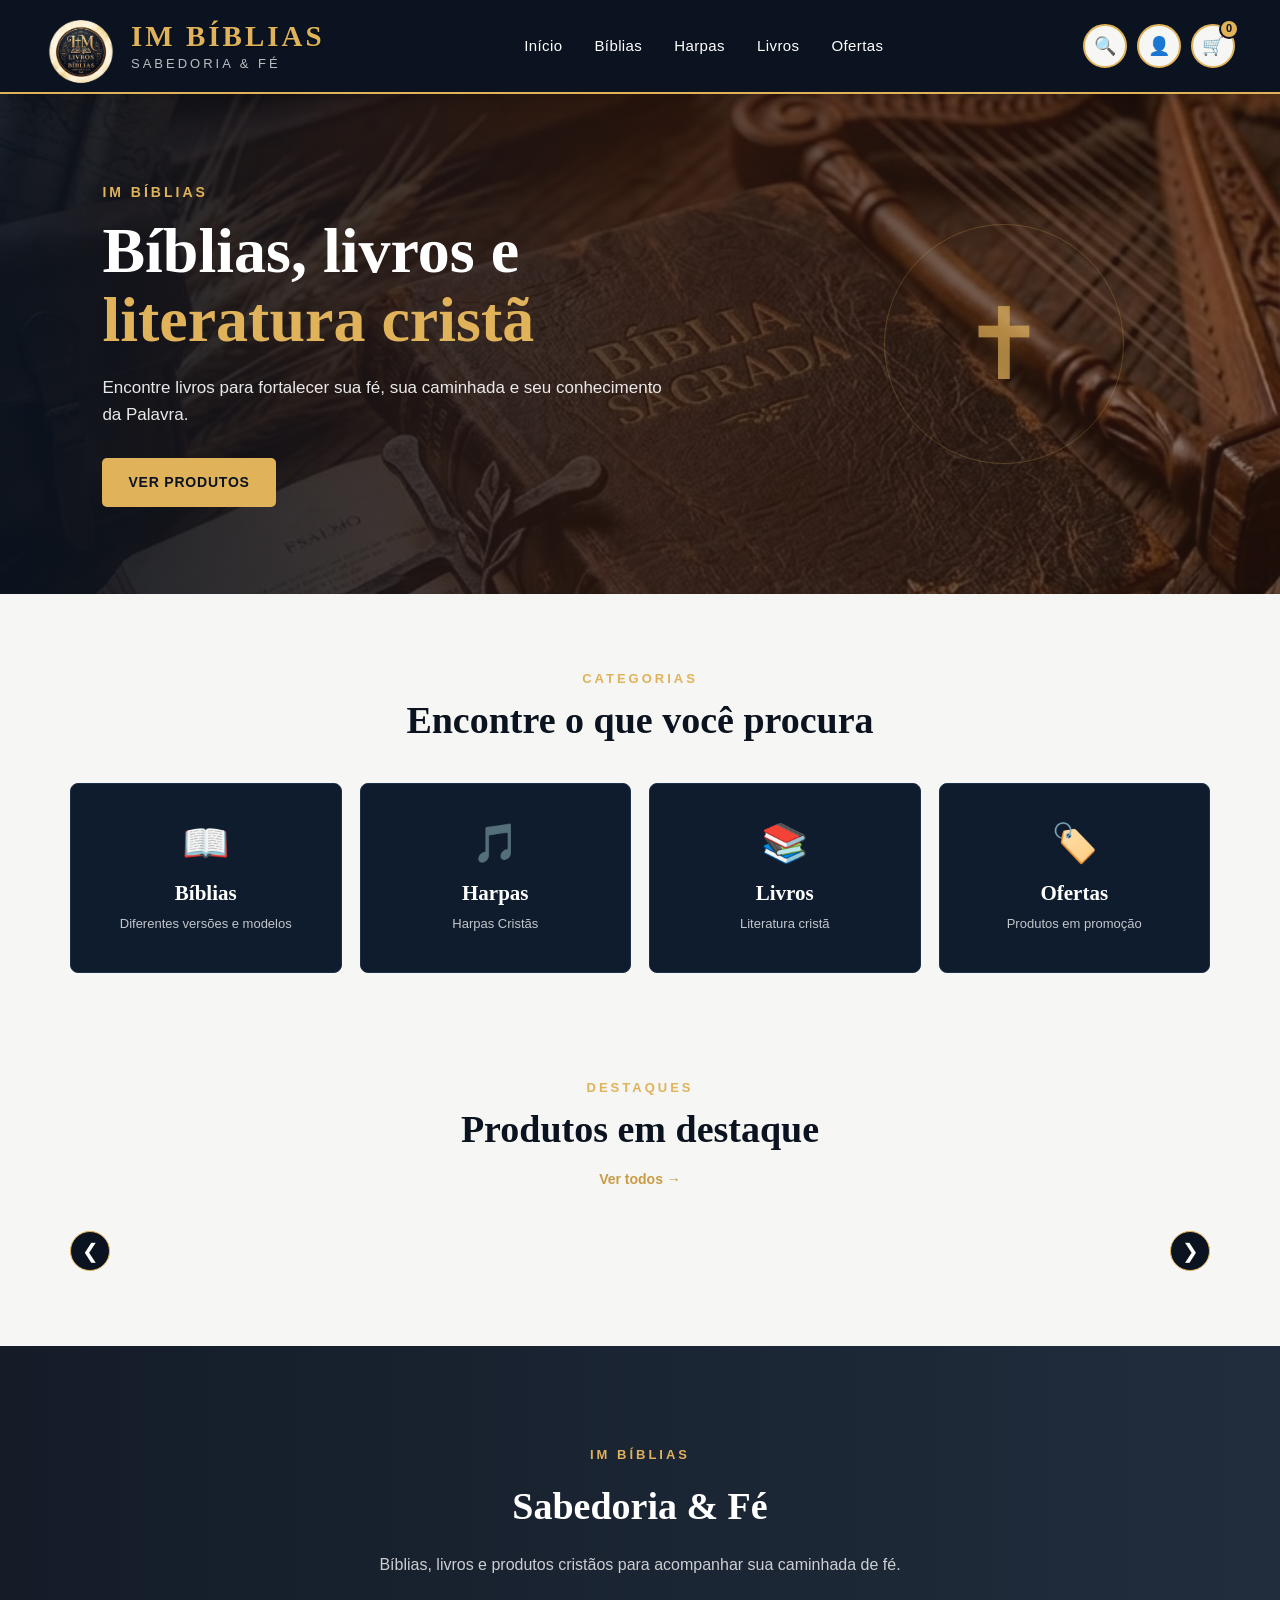
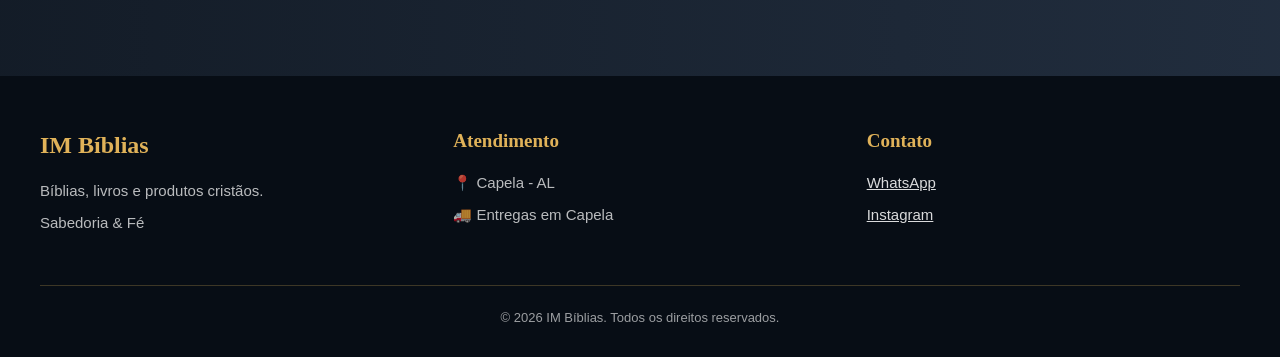
<file: index.html>
<!DOCTYPE html>
<html lang="pt-BR">

<head>

    <meta charset="UTF-8">

    <meta
        name="viewport"
        content="width=device-width, initial-scale=1.0"
    >

    <meta
        name="description"
        content="IM Bíblias - Bíblias, Harpas, livros e literatura cristã."
    >

    <title>IM Bíblias | Livros e Bíblias</title>

    <link
        rel="stylesheet"
        href="css/style.css"
    >

</head>


<body>


    <!-- =====================================================
         CABEÇALHO
    ====================================================== -->

    <header class="header">

        <div class="header-container">


            <!-- LOGO -->

            <a
                href="index.html"
                class="logo-area"
                aria-label="IM Bíblias - Página inicial"
            >

                <img
                    src="assets/img/logo.png"
                    alt="Logo da IM Bíblias"
                >

                <span class="brand-name">
                    IM
                </span>

            </a>


            <!-- =================================================
                 MENU
            ================================================== -->
           
            <button
    type="button"
    class="menu-toggle"
    aria-label="Abrir menu"
    aria-expanded="false"
>
    ☰
</button>
            <nav
                class="menu"
                aria-label="Menu principal"
            >

                <a href="index.html">
                    Início
                </a>

                <a href="produtos.html?categoria=biblia">
                    Bíblias
                </a>

                <a href="produtos.html?categoria=harpa">
                    Harpas
                </a>

                <a href="produtos.html?categoria=livro">
                    Livros
                </a>

                <a href="produtos.html?categoria=ofertas">
                    Ofertas
                </a>

            </nav>


            <!-- =================================================
                 PESQUISA / PERFIL / CARRINHO
            ================================================== -->

            <div class="header-actions">


                <!-- PESQUISA -->

                <a
                    href="produtos.html"
                    class="search-button"
                    aria-label="Pesquisar produtos"
                    title="Pesquisar produtos"
                >
                    🔍
                </a>


                <!-- PERFIL -->

               <a
    href="login.html"
    class="profile-button"
    aria-label="Entrar"
    title="Entrar"
>
    👤
</a>


                <!-- CARRINHO -->

                <a
                    href="carrinho.html"
                    class="cart-button"
                    aria-label="Carrinho de compras"
                    title="Carrinho de compras"
                >

                    🛒

                    <span id="cart-count">
                        0
                    </span>

                </a>

            </div>


        </div>

    </header>



    <!-- =====================================================
         CONTEÚDO PRINCIPAL
    ====================================================== -->

    <main>


        <!-- =================================================
             HERO
        ================================================== -->

        <section class="hero">

            <div class="hero-content">


                <p class="hero-small">
                    IM BÍBLIAS
                </p>


                <h1>
                    Bíblias, livros e
                    <br>

                    <span>
                        literatura cristã
                    </span>
                </h1>


                <p>
                    Encontre livros para fortalecer sua fé,
                    sua caminhada e seu conhecimento da Palavra.
                </p>


                <a
                    href="produtos.html"
                    class="gold-button"
                >
                    VER PRODUTOS
                </a>


            </div>


            <!-- DECORAÇÃO -->

            <div
                class="hero-decoration"
                aria-hidden="true"
            >

                <div class="cross">
                    ✝
                </div>

            </div>


        </section>



        <!-- =================================================
             CATEGORIAS
        ================================================== -->

        <section class="section">


            <div class="section-title">

                <p>
                    CATEGORIAS
                </p>

                <h2>
                    Encontre o que você procura
                </h2>

            </div>



            <div class="categories">


                <!-- BÍBLIAS -->

                <a
                    href="produtos.html?categoria=biblia"
                    class="category-card"
                    aria-label="Ver Bíblias"
                >

                    <div
                        class="category-icon"
                        aria-hidden="true"
                    >
                        📖
                    </div>

                    <h3>
                        Bíblias
                    </h3>

                    <p>
                        Diferentes versões e modelos
                    </p>

                </a>



                <!-- HARPAS -->

                <a
                    href="produtos.html?categoria=harpa"
                    class="category-card"
                    aria-label="Ver Harpas"
                >

                    <div
                        class="category-icon"
                        aria-hidden="true"
                    >
                        🎵
                    </div>

                    <h3>
                        Harpas
                    </h3>

                    <p>
                        Harpas Cristãs
                    </p>

                </a>



                <!-- LIVROS -->

                <a
                    href="produtos.html?categoria=livro"
                    class="category-card"
                    aria-label="Ver Livros"
                >

                    <div
                        class="category-icon"
                        aria-hidden="true"
                    >
                        📚
                    </div>

                    <h3>
                        Livros
                    </h3>

                    <p>
                        Literatura cristã
                    </p>

                </a>



                <!-- OFERTAS -->

                <a
                    href="produtos.html?categoria=ofertas"
                    class="category-card"
                    aria-label="Ver Ofertas"
                >

                    <div
                        class="category-icon"
                        aria-hidden="true"
                    >
                        🏷️
                    </div>

                    <h3>
                        Ofertas
                    </h3>

                    <p>
                        Produtos em promoção
                    </p>

                </a>


            </div>

        </section>



        <!-- =================================================
             PRODUTOS EM DESTAQUE
        ================================================== -->

        <section class="section products-section">


            <div class="section-title">

                <p>
                    DESTAQUES
                </p>

                <h2>
                    Produtos em destaque
                </h2>

                <a
                    href="produtos.html"
                    class="view-all"
                >
                    Ver todos →
                </a>

            </div>


            <!--
                Os produtos serão inseridos
                pelo JavaScript.
            -->

            
<div class="featured-carousel">

    <button
        type="button"
        class="featured-arrow featured-prev"
        aria-label="Produtos anteriores"
    >
        &#10094;
    </button>

    <div
        id="featured-products"
        class="products-grid featured-products-track"
    ></div>

    <button
        type="button"
        class="featured-arrow featured-next"
        aria-label="Próximos produtos"
    >
        &#10095;
    </button>

</div>


        </section>



        <!-- =================================================
             SOBRE A LOJA
        ================================================== -->

        <section class="about">

            <div class="about-content">


                <p class="gold-text">
                    IM BÍBLIAS
                </p>


                <h2>
                    Sabedoria & Fé
                </h2>


                <p>
                    Bíblias, livros e produtos cristãos
                    para acompanhar sua caminhada de fé.
                </p>


            </div>

        </section>


    </main>



    <!-- =====================================================
         RODAPÉ
    ====================================================== -->

    <footer class="footer">


        <!-- SOBRE -->

        <div>

            <h3>
                IM Bíblias
            </h3>

            <p>
                Bíblias, livros e produtos cristãos.
            </p>

        </div>


        <!-- ATENDIMENTO -->

        <div>

            <h4>
                Atendimento
            </h4>

            <p>
                📍 Capela - AL
            </p>

            <p>
                🚚 Entregas em Capela
            </p>

        </div>


        <!-- CONTATO -->

        <div>

            <h4>
                Contato
            </h4>

            <p>
                WhatsApp
            </p>

            <p>
                Instagram
            </p>

        </div>


    </footer>



    <!-- =====================================================
         JAVASCRIPT
    ====================================================== -->


    <script src="js/script.js"></script>

<script>
    const botaoMenu = document.querySelector('.menu-toggle');
    const menu = document.querySelector('.menu');

    if (botaoMenu && menu) {
        botaoMenu.addEventListener('click', () => {
            const aberto = menu.classList.toggle('menu-open');

            botaoMenu.textContent = aberto ? '✕' : '☰';
            botaoMenu.setAttribute('aria-expanded', String(aberto));
            botaoMenu.setAttribute(
                'aria-label',
                aberto ? 'Fechar menu' : 'Abrir menu'
            );
        });

        menu.querySelectorAll('a').forEach(link => {
            link.addEventListener('click', () => {
                menu.classList.remove('menu-open');
                botaoMenu.textContent = '☰';
                botaoMenu.setAttribute('aria-expanded', 'false');
                botaoMenu.setAttribute('aria-label', 'Abrir menu');
            });
        });
    }
</script>

</body>

</html>
</file>
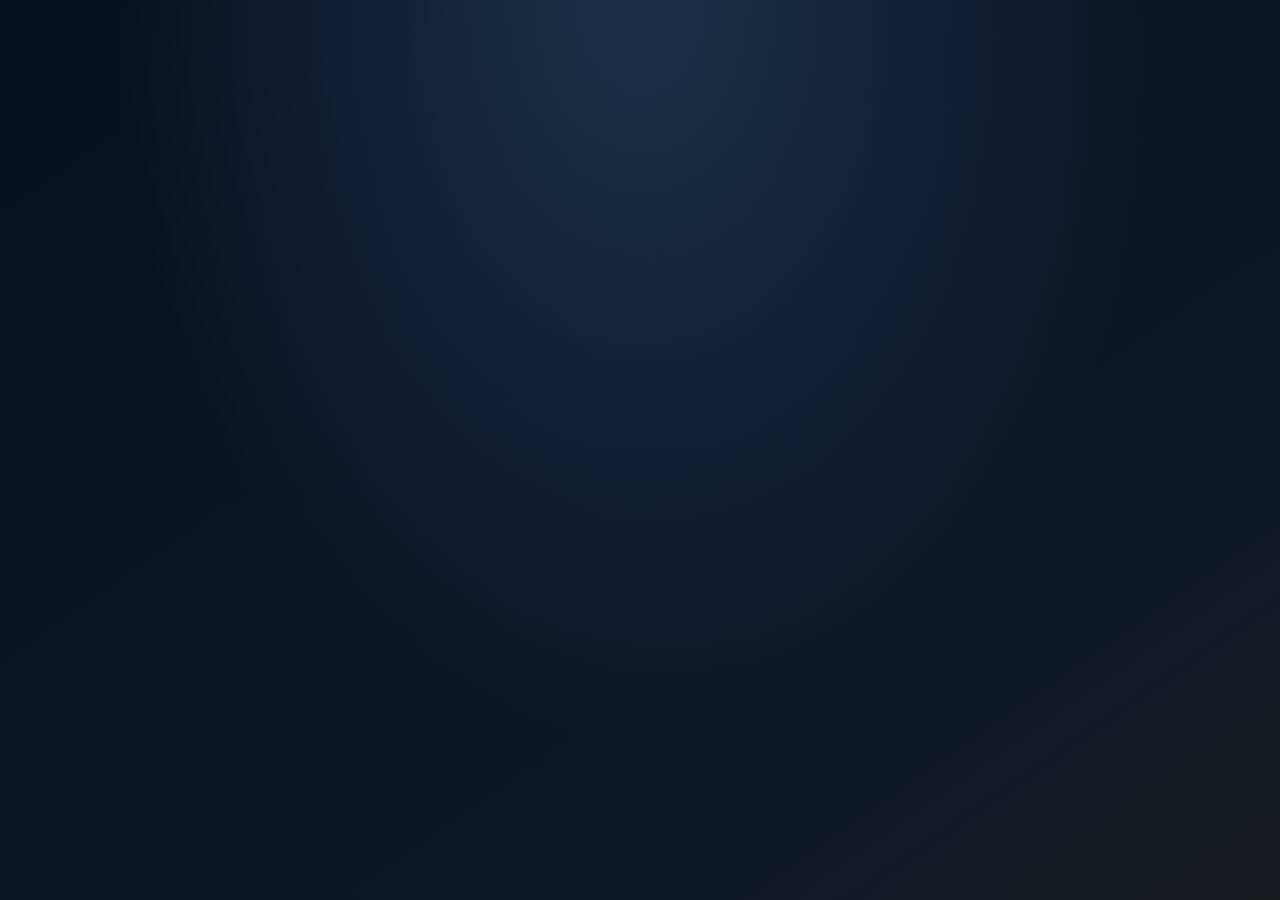
<file: admin.html>
<!DOCTYPE html>
<html lang="pt-BR">
<head>
  <meta charset="UTF-8">
  <meta name="viewport" content="width=device-width, initial-scale=1.0">
  <meta name="robots" content="noindex, nofollow">
  <title>Administração | IM Bíblias</title>

  <style>
    @import url('https://fonts.googleapis.com/css2?family=Cormorant+Garamond:wght@500;600;700&family=DM+Sans:wght@400;500;600;700&family=Great+Vibes&display=swap');

    :root {
      --navy: #07111f;
      --navy-card: #111f31;
      --navy-soft: #192b40;
      --navy-input: #091625;
      --gold: #c9a45c;
      --gold-light: #ead5a0;
      --cream: #f5efe3;
      --muted: #b7b09f;
      --line: rgba(201, 164, 92, 0.28);
    }

    * { box-sizing: border-box; }

    body {
      margin: 0;
      min-height: 100vh;
      padding: 35px 22px;
      color: var(--cream);
      font-family: 'DM Sans', sans-serif;
      background:
        radial-gradient(ellipse at top, #1b3048 0%, transparent 58%),
        linear-gradient(145deg, #07111f, #0b1726 70%, #171b20);
      line-height: 1.6;
    }

    h1, h2, h3 {
      color: var(--gold-light);
      font-family: 'Cormorant Garamond', Georgia, serif;
      font-weight: 600;
    }

    h1 {
      margin: 0 0 8px;
      font-size: clamp(2.2rem, 5vw, 3.2rem);
      text-align: center;
    }

    h2 { margin: 0 0 22px; font-size: 1.8rem; }
    p { color: var(--muted); }

    body > main > p:not(#mensagem) {
      text-align: center;
      letter-spacing: 2px;
      text-transform: uppercase;
      font-size: 0.75rem;
      color: var(--gold);
    }

    /* O painel só aparece depois da verificação de administradora. */
    #painel {
      display: none;
      width: 100%;
      max-width: 1100px;
      margin: 28px auto;
      padding: 32px;
      background: rgba(17, 31, 49, 0.96);
      border: 1px solid var(--line);
      border-radius: 20px;
      box-shadow: 0 22px 55px rgba(0, 0, 0, 0.24);
    }

    form { display: grid; gap: 10px; }

    label {
      display: block;
      margin-top: 10px;
      color: var(--gold-light);
      font-size: 0.88rem;
      font-weight: 600;
    }

    input:not([type="checkbox"]):not([type="file"]),
    select,
    textarea {
      width: 100%;
      min-height: 48px;
      margin-top: 5px;
      padding: 13px 15px;
      color: var(--cream);
      background: var(--navy-input);
      border: 1px solid #3a4655;
      border-radius: 10px;
      outline: none;
      font: inherit;
    }

    input[type="file"] {
      display: block;
      width: 100%;
      margin-top: 8px;
      padding: 12px;
      color: var(--cream);
      background: var(--navy-input);
      border: 1px solid #3a4655;
      border-radius: 10px;
      font: inherit;
    }

    textarea { min-height: 110px; resize: vertical; }

    input:focus, select:focus, textarea:focus {
      border-color: var(--gold);
      box-shadow: 0 0 0 3px rgba(201, 164, 92, 0.13);
    }

    input[type="checkbox"] {
      width: 17px;
      height: 17px;
      accent-color: var(--gold);
      vertical-align: middle;
    }

    small {
      display: block;
      color: var(--muted);
      font-size: 0.82rem;
    }

    button {
      width: 100%;
      min-height: 45px;
      margin-top: 12px;
      padding: 12px 18px;
      border: 1px solid var(--gold);
      border-radius: 10px;
      color: #101722;
      background: linear-gradient(135deg, #e2ca8e, #b68a42);
      font: inherit;
      font-weight: 700;
      cursor: pointer;
    }

    button:hover { filter: brightness(1.09); }

    button:disabled {
      opacity: 0.65;
      cursor: wait;
    }

    #cancelar, #logout, button.secundario {
      color: var(--gold-light);
      background: transparent;
      border-color: var(--line);
    }

    #logout {
      display: none;
      max-width: 200px;
      margin: 20px auto;
    }

    #mensagem {
      max-width: 650px;
      margin: 16px auto;
      text-align: center;
      color: var(--gold-light);
      overflow-wrap: anywhere;
    }

    #lista-produtos {
      display: grid;
      grid-template-columns: repeat(auto-fit, minmax(230px, 1fr));
      gap: 18px;
      margin-top: 25px;
    }

    #lista-produtos .produto {
      padding: 20px;
      background: linear-gradient(145deg, #1a2b3f, #101c2b);
      border: 1px solid var(--line);
      border-radius: 14px;
      overflow-wrap: anywhere;
    }

    #lista-produtos strong { color: var(--gold-light); }
    #lista-produtos p { color: var(--cream); }

    #lista-selecionados {
      display: grid;
      gap: 8px;
      margin: 10px 0 0;
      padding: 0;
      list-style: none;
    }

    #lista-selecionados li {
      display: flex;
      align-items: center;
      gap: 12px;
      padding: 8px 10px;
      background: var(--navy-input);
      border: 1px solid var(--line);
      border-radius: 10px;
    }

    #lista-selecionados img {
      width: 44px;
      height: 44px;
      object-fit: cover;
      border-radius: 6px;
    }

    #lista-selecionados .nome {
      flex: 1;
      min-width: 0;
      font-size: 0.85rem;
      overflow-wrap: anywhere;
    }

    #lista-selecionados button {
      width: auto;
      min-height: 34px;
      margin: 0;
      padding: 6px 12px;
    }

    @media (max-width: 600px) {
      body { padding: 20px 12px; }
      #painel { padding: 22px 16px; }
      #lista-produtos { grid-template-columns: 1fr; }
      h2 { font-size: 1.55rem; }
    }
  </style>
</head>

<body>
  <!-- Fica escondido até a verificação terminar. -->
  <main id="conteudo" hidden>
    <h1>IM Bíblias</h1>
    <p>Painel administrativo</p>
    <p id="mensagem"></p>

    <section id="painel">
      <h2>Produtos da loja</h2>

      <form id="form-produto">
        <input id="produto-id" type="hidden">

        <label for="nome">Nome do produto</label>
        <input id="nome" required>

        <label for="categoria">Categoria</label>
        <select id="categoria" required>
          <option value="Bíblia">Bíblia</option>
          <option value="Harpa Cristã">Harpa Cristã</option>
          <option value="Livro">Livro</option>
        </select>

        <label for="descricao">Descrição</label>
        <textarea id="descricao" rows="3"></textarea>

        <label for="preco">Preço (R$)</label>
        <input id="preco" type="number" min="0" step="0.01" required>

        <label for="estoque">Quantidade em estoque</label>
        <input id="estoque" type="number" min="0" step="1" required>

        <label for="arquivos">Fotos e vídeos do produto</label>
        <input
          id="arquivos"
          type="file"
          accept="image/jpeg,image/png,image/webp,video/mp4,video/webm"
          multiple
        >
        <small>
          Até 5 fotos e vídeos em JPG, PNG, WebP, MP4 ou WebM.
          Você pode escolher aos poucos: cada seleção é somada às anteriores.
          A primeira foto será a principal se o produto ainda não tiver uma.
        </small>
        <ul id="lista-selecionados"></ul>

        <label>
          <input id="ativo" type="checkbox" checked style="width:auto">
          Produto ativo
        </label>

        <button id="botao-salvar" type="submit">Salvar produto</button>
        <button type="button" class="secundario" id="cancelar">Limpar formulário</button>
      </form>

      <h2 style="margin-top:32px">Produtos cadastrados</h2>
      <div id="lista-produtos"></div>
    </section>

    <button id="logout" type="button">Sair do painel</button>
  </main>

  <script type="module">
    import { supabase } from './js/supabase.js';

    // Ajuste aqui se os nomes dos arquivos forem diferentes.
    const PAGINA_LOGIN = 'login.html';
    const PAGINA_INICIAL = 'index.html';

    const conteudo = document.getElementById('conteudo');
    const mensagem = document.getElementById('mensagem');
    const painel = document.getElementById('painel');
    const logout = document.getElementById('logout');
    const lista = document.getElementById('lista-produtos');
    const formProduto = document.getElementById('form-produto');
    const campoArquivos = document.getElementById('arquivos');
    const botaoSalvar = document.getElementById('botao-salvar');
    const listaSelecionados = document.getElementById('lista-selecionados');

    // Os arquivos ficam guardados aqui. O campo de arquivo do navegador
    // sempre troca a escolha anterior, então somamos nós mesmos.
    const MAX_ARQUIVOS = 5;
    let arquivosSelecionados = [];

    function renderSelecionados() {
      listaSelecionados.replaceChildren();

      arquivosSelecionados.forEach((arquivo, indice) => {
        const li = document.createElement('li');

        if (arquivo.type.startsWith('image/')) {
          const mini = document.createElement('img');
          mini.src = URL.createObjectURL(arquivo);
          mini.alt = '';
          mini.onload = () => URL.revokeObjectURL(mini.src);
          li.appendChild(mini);
        } else {
          const icone = document.createElement('span');
          icone.textContent = '🎬';
          li.appendChild(icone);
        }

        const nome = document.createElement('span');
        nome.className = 'nome';
        nome.textContent = arquivo.name;

        const remover = document.createElement('button');
        remover.type = 'button';
        remover.className = 'secundario';
        remover.textContent = 'Remover';
        remover.addEventListener('click', () => {
          arquivosSelecionados.splice(indice, 1);
          renderSelecionados();
        });

        li.append(nome, remover);
        listaSelecionados.appendChild(li);
      });
    }

    function limparSelecao() {
      arquivosSelecionados = [];
      campoArquivos.value = '';
      renderSelecionados();
    }

    campoArquivos.addEventListener('change', () => {
      const novos = Array.from(campoArquivos.files || []);
      let deFora = 0;

      for (const arq of novos) {
        const repetido = arquivosSelecionados.some(a =>
          a.name === arq.name &&
          a.size === arq.size &&
          a.lastModified === arq.lastModified
        );

        if (repetido) continue;

        if (arquivosSelecionados.length >= MAX_ARQUIVOS) {
          deFora++;
          continue;
        }

        arquivosSelecionados.push(arq);
      }

      // Limpa o campo para poder escolher o mesmo arquivo de novo, se precisar.
      campoArquivos.value = '';
      renderSelecionados();

      if (deFora > 0) {
        avisar(`O limite é de ${MAX_ARQUIVOS} arquivos por vez. ${deFora} ficou de fora.`);
      }
    });

    let usuarioAdmin = false;

    function avisar(texto) {
      mensagem.textContent = texto;
    }

    function irParaLogin() {
      window.location.replace(PAGINA_LOGIN);
    }

    // Confere se a conta logada está na tabela "administradores".
    // Não faz signOut: no futuro, clientes logados não devem ser deslogados aqui.
    async function verificarAdmin() {
      try {
        const { data: { user }, error } = await supabase.auth.getUser();

        if (error || !user) {
          usuarioAdmin = false;
          return false;
        }

        const { data, error: erroAdmin } = await supabase
          .from('administradores')
          .select('user_id')
          .eq('user_id', user.id)
          .maybeSingle();

        usuarioAdmin = !erroAdmin && Boolean(data);
        return usuarioAdmin;
      } catch (erro) {
        usuarioAdmin = false;
        return false;
      }
    }

    async function abrirPainel() {
      const autorizado = await verificarAdmin();

      // Quem não for administradora volta para o login (e de lá vai para a loja).
      if (!autorizado) {
        irParaLogin();
        return;
      }

      conteudo.hidden = false;
      painel.style.display = 'block';
      logout.style.display = 'block';
      avisar('Acesso autorizado.');

      await carregarProdutos();
    }

    logout.addEventListener('click', async () => {
      const { error } = await supabase.auth.signOut();

      if (error) {
        avisar('Erro ao sair: ' + error.message);
        return;
      }

      usuarioAdmin = false;
      window.location.replace(PAGINA_INICIAL);
    });

    async function carregarProdutos() {
      const { data, error } = await supabase
        .from('produtos')
        .select('*')
        .order('id', { ascending: false });

      lista.replaceChildren();

      if (error) {
        avisar('Erro ao carregar produtos: ' + error.message);
        return;
      }

      if (!data || data.length === 0) {
        lista.textContent = 'Nenhum produto cadastrado.';
        return;
      }

      data.forEach((p) => {
        const item = document.createElement('article');
        item.className = 'produto';

        if (p.imagem_url) {
          const foto = document.createElement('img');
          foto.src = p.imagem_url;
          foto.alt = p.nome;
          foto.style.width = '100%';
          foto.style.height = '200px';
          foto.style.objectFit = 'contain';
          foto.style.borderRadius = '10px';
          foto.style.marginBottom = '12px';
          foto.loading = 'lazy';

          item.appendChild(foto);
        }

        const nome = document.createElement('strong');
        nome.textContent = p.nome;

        const detalhes = document.createElement('p');
        detalhes.textContent =
          `${p.categoria} — R$ ${Number(p.preco).toFixed(2).replace('.', ',')}`;

        const estoque = document.createElement('p');
        estoque.textContent = `Estoque: ${p.estoque}`;

        const situacao = document.createElement('p');
        situacao.textContent = `Situação: ${p.ativo ? 'Ativo' : 'Inativo'}`;

        item.append(nome, detalhes, estoque, situacao);

        const editar = document.createElement('button');
        editar.textContent = 'Editar';

        editar.addEventListener('click', () => {
          document.getElementById('produto-id').value = p.id;
          document.getElementById('nome').value = p.nome || '';
          document.getElementById('categoria').value = p.categoria || 'Bíblia';
          document.getElementById('descricao').value = p.descricao || '';
          document.getElementById('preco').value = p.preco ?? '';
          document.getElementById('estoque').value = p.estoque ?? 0;
          document.getElementById('ativo').checked = Boolean(p.ativo);

          limparSelecao();
          avisar('Editando produto. Se quiser, selecione novas mídias.');
          window.scrollTo({ top: 0, behavior: 'smooth' });
        });

        const excluir = document.createElement('button');
        excluir.textContent = 'Excluir';
        excluir.className = 'secundario';

        excluir.addEventListener('click', async () => {
          if (!usuarioAdmin) {
            avisar('Sua sessão expirou. Entre novamente.');
            irParaLogin();
            return;
          }

          if (!confirm(`Excluir "${p.nome}"?`)) return;

          const { error: erroExcluir } = await supabase
            .from('produtos')
            .delete()
            .eq('id', p.id);

          if (erroExcluir) {
            avisar('Erro ao excluir: ' + erroExcluir.message);
            return;
          }

          avisar('Produto excluído.');
          await carregarProdutos();
        });

        item.append(editar, excluir);
        lista.append(item);
      });
    }

    document.getElementById('cancelar').addEventListener('click', () => {
      formProduto.reset();
      document.getElementById('produto-id').value = '';
      document.getElementById('ativo').checked = true;
      limparSelecao();
      avisar('Formulário limpo.');
    });

    formProduto.addEventListener('submit', async (evento) => {
      evento.preventDefault();

      if (botaoSalvar.disabled) return;

      botaoSalvar.disabled = true;
      botaoSalvar.textContent = 'Salvando...';

      try {
        if (!usuarioAdmin || !await verificarAdmin()) {
          avisar('Sua sessão expirou. Entre novamente.');
          irParaLogin();
          return;
        }

        const id = document.getElementById('produto-id').value;
        const arquivos = [...arquivosSelecionados];

        if (arquivos.length > 5) {
          avisar('Selecione no máximo 5 arquivos por vez.');
          return;
        }

        const tiposPermitidos = [
          'image/jpeg',
          'image/png',
          'image/webp',
          'video/mp4',
          'video/webm'
        ];

        const arquivoInvalido = arquivos.find(
          arquivo => !tiposPermitidos.includes(arquivo.type)
        );

        if (arquivoInvalido) {
          avisar(
            'Formato não permitido: ' + arquivoInvalido.name +
            '. Use JPG, PNG, WebP, MP4 ou WebM.'
          );
          return;
        }

        const produto = {
          nome: document.getElementById('nome').value.trim(),
          categoria: document.getElementById('categoria').value,
          descricao: document.getElementById('descricao').value.trim(),
          preco: Number(document.getElementById('preco').value),
          estoque: Number(document.getElementById('estoque').value),
          ativo: document.getElementById('ativo').checked
        };

        if (
          !produto.nome ||
          document.getElementById('preco').value === '' ||
          !Number.isFinite(produto.preco) ||
          produto.preco < 0 ||
          document.getElementById('estoque').value === '' ||
          !Number.isInteger(produto.estoque) ||
          produto.estoque < 0
        ) {
          avisar('Confira o nome, preço e estoque.');
          return;
        }

        let resultado;

        if (id) {
          resultado = await supabase
            .from('produtos')
            .update(produto)
            .eq('id', id)
            .select('id, imagem_url')
            .single();
        } else {
          resultado = await supabase
            .from('produtos')
            .insert({ ...produto, imagem_url: null })
            .select('id, imagem_url')
            .single();
        }

        if (resultado.error) {
          avisar('Erro ao salvar o produto: ' + resultado.error.message);
          return;
        }

        const produtoSalvo = resultado.data;
        const produtoId = produtoSalvo.id;
        const novasMidias = [];
        let imagemPrincipal = produtoSalvo.imagem_url || null;

        // Ao editar um produto que já tem mídias, continua a numeração
        // de onde parou, para a ordem do carrossel não se repetir.
        let ordemInicial = 0;

        if (id && arquivos.length > 0) {
          const { data: ultima } = await supabase
            .from('produto_imagens')
            .select('ordem')
            .eq('produto_id', produtoId)
            .order('ordem', { ascending: false })
            .limit(1);

          if (ultima && ultima.length > 0) {
            ordemInicial = (ultima[0].ordem ?? -1) + 1;
          }
        }

        for (let i = 0; i < arquivos.length; i++) {
          const arquivo = arquivos[i];
          const tipo = arquivo.type.startsWith('video/')
            ? 'video'
            : 'imagem';

          const nomeSeguro = arquivo.name
            .normalize('NFD')
            .replace(/[\u0300-\u036f]/g, '')
            .replace(/[^a-zA-Z0-9._-]/g, '_');

          const caminho = `${produtoId}/${Date.now()}-${i}-${nomeSeguro}`;

          const { error: erroUpload } = await supabase
            .storage
            .from('produtos')
            .upload(caminho, arquivo, {
              cacheControl: '3600',
              upsert: false,
              contentType: arquivo.type
            });

          if (erroUpload) {
            avisar(
              'Os dados do produto foram salvos, mas o envio de "' +
              arquivo.name + '" falhou: ' + erroUpload.message
            );
            return;
          }

          const { data: urlPublica } = supabase
            .storage
            .from('produtos')
            .getPublicUrl(caminho);

          const url = urlPublica.publicUrl;
          const principal = tipo === 'imagem' && !imagemPrincipal;

          novasMidias.push({
            produto_id: produtoId,
            url: url,
            tipo: tipo,
            principal: principal,
            ordem: ordemInicial + i
          });

          if (principal) {
            imagemPrincipal = url;
          }
        }

        if (novasMidias.length > 0) {
          const { error: erroMidias } = await supabase
            .from('produto_imagens')
            .insert(novasMidias);

          if (erroMidias) {
            avisar(
              'Os dados foram salvos, mas não foi possível registrar as mídias: ' +
              erroMidias.message
            );
            return;
          }
        }

        if (
          imagemPrincipal &&
          imagemPrincipal !== produtoSalvo.imagem_url
        ) {
          const { error: erroPrincipal } = await supabase
            .from('produtos')
            .update({ imagem_url: imagemPrincipal })
            .eq('id', produtoId);

          if (erroPrincipal) {
            avisar(
              'Produto e mídias salvos, mas houve erro ao definir a foto principal: ' +
              erroPrincipal.message
            );
            return;
          }
        }

        formProduto.reset();
        document.getElementById('produto-id').value = '';
        document.getElementById('ativo').checked = true;
        limparSelecao();

        await carregarProdutos();
        avisar('Produto salvo com sucesso!');
      } catch (erro) {
        avisar(
          'Ocorreu um erro inesperado ao salvar: ' +
          (erro?.message || String(erro))
        );
      } finally {
        botaoSalvar.disabled = false;
        botaoSalvar.textContent = 'Salvar produto';
      }
    });

    // Ao abrir a página: sem sessão vai para o login; com sessão confere se é administradora.
    try {
      const { data: { session } } = await supabase.auth.getSession();

      if (session) {
        await abrirPainel();
      } else {
        irParaLogin();
      }
    } catch (erro) {
      irParaLogin();
    }
  </script>
</body>
</html>
</file>
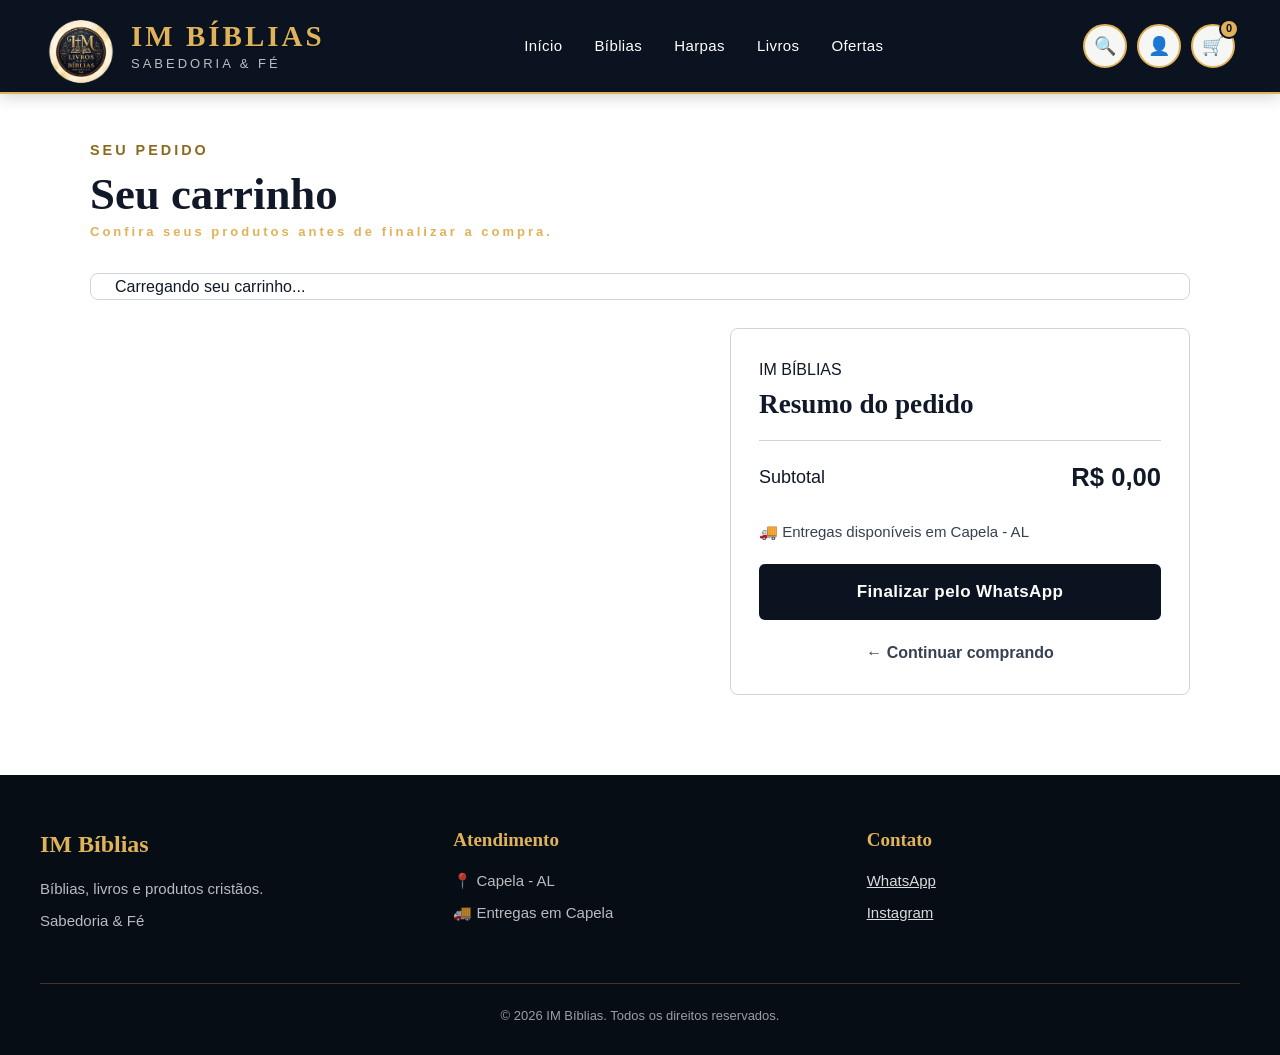
<file: carrinho.html>
<!DOCTYPE html>
<html lang="pt-BR">
<head>
    <meta charset="UTF-8">
    <meta name="viewport" content="width=device-width, initial-scale=1.0">
    <meta name="theme-color" content="#07111f">
    <title>Carrinho | IM Bíblias</title>

    <link rel="stylesheet" href="css/style.css">
</head>

<body>

<header class="header">
    <div class="header-container">

        <a href="index.html" class="logo-area">
            <img src="assets/img/logo.png" alt="IM Bíblias">
            <span class="brand-name">IM</span>
        </a>

        <nav class="menu">
            <a href="index.html">Início</a>
            <a href="produtos.html?categoria=biblia">Bíblias</a>
            <a href="produtos.html?categoria=harpa">Harpas</a>
            <a href="produtos.html?categoria=livro">Livros</a>
        </nav>

        <a href="carrinho.html" class="cart-button"
           aria-label="Abrir carrinho">
            <span class="cart-icon">🛒</span>
            <span id="cart-count">0</span>
        </a>
    </div>
</header>

<main class="cart-page">

    <section class="section-title">
        <p>SEU PEDIDO</p>
        <h1>Seu carrinho</h1>
        <p>Confira seus produtos antes de finalizar a compra.</p>
    </section>

    <section class="cart-layout">

        <div class="cart-items-area">
            <div id="cart-items">
                <p>Carregando seu carrinho...</p>
            </div>
        </div>

        <aside class="cart-summary">
            <p class="catalog-label">IM BÍBLIAS</p>
            <h2>Resumo do pedido</h2>

            <div class="summary-line">
                <span>Subtotal</span>
                <strong id="cart-total">R$ 0,00</strong>
            </div>

            <p class="delivery-info">
                🚚 Entregas disponíveis em Capela - AL
            </p>

            <button id="whatsapp-button"
                    class="whatsapp-button"
                    type="button">
                Finalizar pelo WhatsApp
            </button>

            <a href="produtos.html" class="continue-shopping">
                ← Continuar comprando
            </a>
        </aside>

    </section>
</main>

<footer class="footer">
    <div>
        <h3>IM Bíblias</h3>
        <p>Sabedoria &amp; Fé</p>
    </div>
    <div>
        <p>Bíblias, Harpas Cristãs e livros.</p>
        <p>Capela - AL</p>
    </div>
</footer>

<script src="js/script.js"></script>

</body>
</html>
</file>
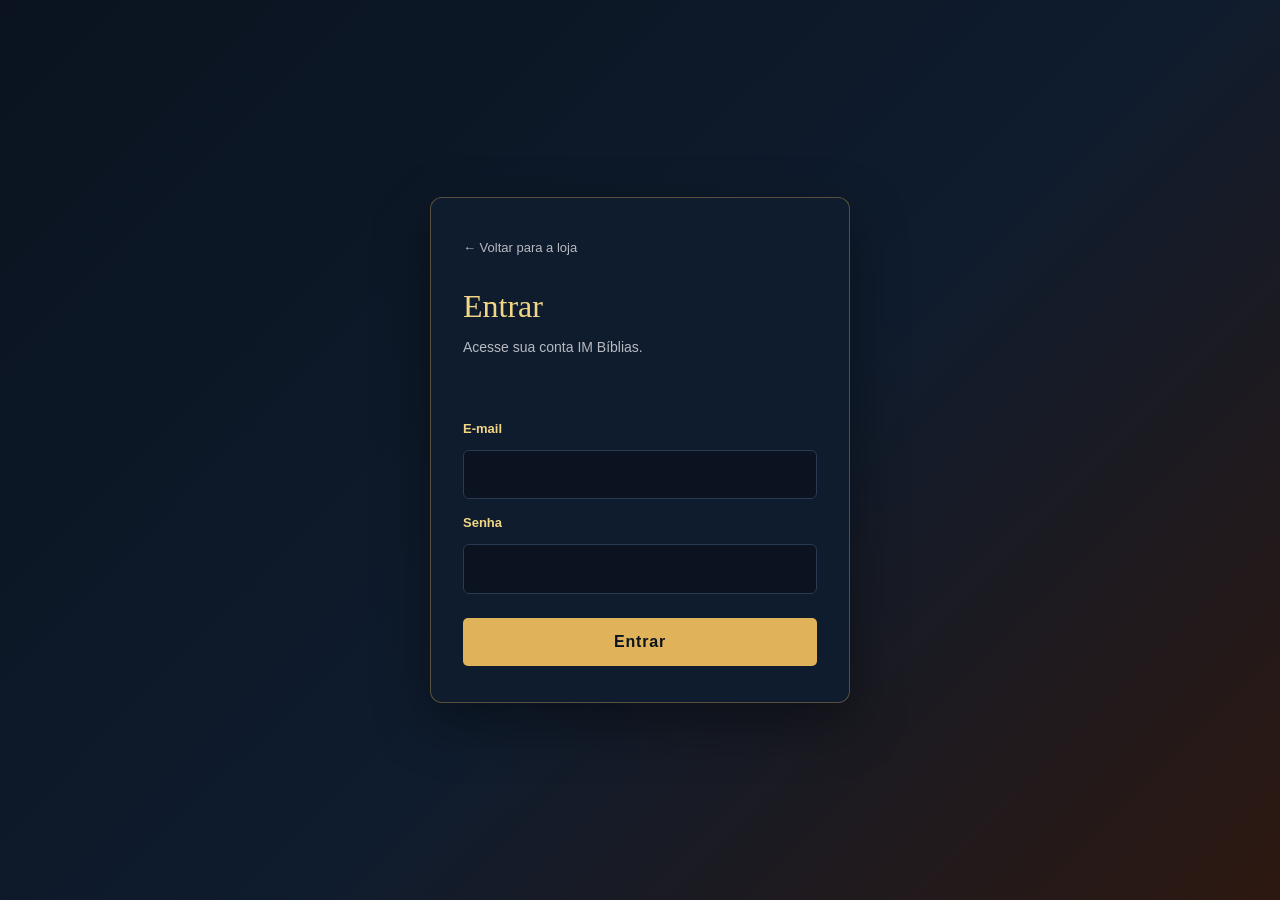
<file: login.html>
<!DOCTYPE html>
<html lang="pt-BR">
<head>
  <meta charset="UTF-8">
  <meta name="viewport" content="width=device-width, initial-scale=1.0">
  <title>Entrar | IM Bíblias</title>

  <style>
    * { box-sizing: border-box; margin: 0; padding: 0; }

    :root {
      --bg-dark: #0A131F;
      --bg-dark-2: #0F1C2E;
      --wood: #2D1810;
      --gold: #E0B259;
      --gold-hover: #C99C45;
      --gold-light: #F3D685;
      --muted: rgba(255, 255, 255, 0.70);
    }

    body {
      min-height: 100vh;
      display: flex;
      align-items: center;
      justify-content: center;
      padding: 30px 18px;
      font-family: Arial, Helvetica, sans-serif;
      color: #FFFFFF;
      line-height: 1.6;
      background:
        linear-gradient(135deg, var(--bg-dark) 0%, var(--bg-dark-2) 55%, var(--wood) 100%);
    }

    .login-box {
      width: 100%;
      max-width: 420px;
      padding: 36px 32px;
      background: var(--bg-dark-2);
      border: 1px solid rgba(224, 178, 89, 0.35);
      border-radius: 12px;
      box-shadow: 0 20px 55px rgba(0, 0, 0, 0.40);
    }

    .voltar {
      display: inline-block;
      margin-bottom: 22px;
      color: var(--muted);
      font-size: 13px;
      text-decoration: none;
    }

    .voltar:hover { color: var(--gold); }

    h1 {
      font-family: Georgia, "Times New Roman", serif;
      font-size: 2rem;
      font-weight: 400;
      color: var(--gold-light);
    }

    .sub {
      margin: 4px 0 22px;
      color: var(--muted);
      font-size: 14px;
    }

    #mensagem {
      min-height: 22px;
      margin-bottom: 8px;
      color: #F2B8B0;
      font-size: 13px;
    }

    form { display: grid; gap: 6px; }

    label {
      margin-top: 8px;
      color: var(--gold-light);
      font-size: 13px;
      font-weight: bold;
    }

    input {
      width: 100%;
      min-height: 46px;
      margin-top: 4px;
      padding: 11px 13px;
      color: #FFFFFF;
      background: var(--bg-dark);
      border: 1px solid #2A3A52;
      border-radius: 6px;
      outline: none;
      font: inherit;
    }

    input:focus {
      border-color: var(--gold);
      box-shadow: 0 0 0 3px rgba(224, 178, 89, 0.15);
    }

    button {
      width: 100%;
      min-height: 48px;
      margin-top: 18px;
      border: none;
      border-radius: 5px;
      background: var(--gold);
      color: var(--bg-dark);
      font: inherit;
      font-weight: bold;
      letter-spacing: 0.8px;
      cursor: pointer;
      transition: background 0.25s ease, transform 0.25s ease;
    }

    button:hover { background: var(--gold-hover); transform: translateY(-2px); }
    button:disabled { opacity: 0.6; cursor: wait; transform: none; }

    a:focus-visible, button:focus-visible, input:focus-visible {
      outline: 3px solid var(--gold);
      outline-offset: 3px;
    }
  </style>
</head>

<body>
  <main class="login-box">
    <a class="voltar" href="index.html">← Voltar para a loja</a>

    <h1>Entrar</h1>
    <p class="sub">Acesse sua conta IM Bíblias.</p>

    <p id="mensagem" role="alert"></p>

    <form id="form-login">
      <label for="email">E-mail</label>
      <input id="email" type="email" autocomplete="username" required>

      <label for="senha">Senha</label>
      <input id="senha" type="password" autocomplete="current-password" required>

      <button id="botao-entrar" type="submit">Entrar</button>
    </form>
  </main>

  <script type="module">
    import { supabase } from './js/supabase.js';

    // Ajuste aqui se os nomes dos arquivos forem diferentes.
    const PAGINA_ADMIN = 'admin.html';
    const PAGINA_INICIAL = 'index.html';

    const form = document.getElementById('form-login');
    const mensagem = document.getElementById('mensagem');
    const botao = document.getElementById('botao-entrar');

    async function ehAdmin(userId) {
      const { data, error } = await supabase
        .from('administradores')
        .select('user_id')
        .eq('user_id', userId)
        .maybeSingle();

      return !error && Boolean(data);
    }

    // Cada pessoa vai para o seu lugar, sem mostrar o motivo na tela.
    async function encaminhar(user) {
      const admin = await ehAdmin(user.id);
      window.location.replace(admin ? PAGINA_ADMIN : PAGINA_INICIAL);
    }

    // Se a pessoa já estiver logada, não precisa ver o formulário.
    try {
      const { data: { session } } = await supabase.auth.getSession();
      if (session) await encaminhar(session.user);
    } catch (erro) {
      // Segue para o formulário normalmente.
    }

    form.addEventListener('submit', async (evento) => {
      evento.preventDefault();

      botao.disabled = true;
      botao.textContent = 'Entrando...';
      mensagem.textContent = '';

      try {
        const { data, error } = await supabase.auth.signInWithPassword({
          email: document.getElementById('email').value.trim(),
          password: document.getElementById('senha').value
        });

        if (error) {
          mensagem.textContent = 'E-mail ou senha incorretos.';
          return;
        }

        await encaminhar(data.user);
      } catch (erro) {
        mensagem.textContent = 'Não foi possível entrar agora. Tente novamente.';
      } finally {
        botao.disabled = false;
        botao.textContent = 'Entrar';
      }
    });
  </script>
</body>
</html>
</file>
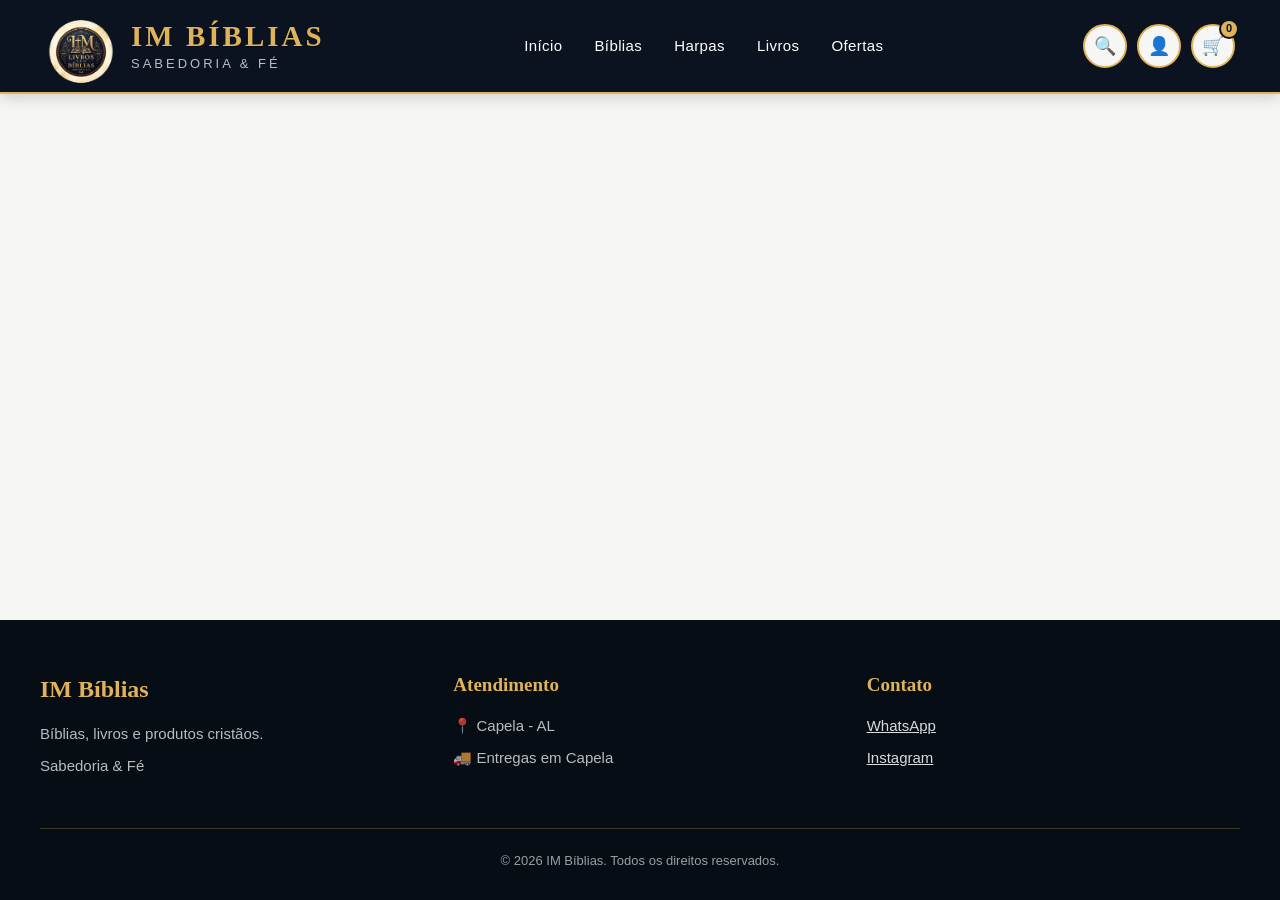
<file: produto.html>
<!DOCTYPE html>
<html lang="pt-BR">

<head>
    <meta charset="UTF-8">

    <meta name="viewport"
          content="width=device-width, initial-scale=1.0">

    <title>Produto | IM Bíblias</title>

    <link rel="stylesheet" href="./css/style.css">
</head>

<body>

<header class="header">

    <div class="header-container">

        <a href="index.html" class="logo-area">
            <img src="assets/img/logo.png" alt="IM Bíblias">
        </a>

        <nav class="menu">
            <a href="index.html">Início</a>
            <a href="produtos.html?categoria=biblia">Bíblias</a>
            <a href="produtos.html?categoria=harpa">Harpas</a>
            <a href="produtos.html?categoria=livro">Livros</a>
        </nav>

        <a href="carrinho.html" class="cart-button">
            🛒
            <span id="cart-count">0</span>
        </a>

    </div>

</header>

<main>

    <section class="product-page">

        <div id="product-detail"></div>

    </section>

</main>

<footer class="footer">

    <div>
        <h3>IM Bíblias</h3>
        <p>Sabedoria & Fé</p>
    </div>

    <div>
        <p>📍 Capela - AL</p>
        <p>🚚 Entregas em Capela</p>
    </div>

</footer>

<script src="js/script.js"></script>

</body>
</html>
</file>
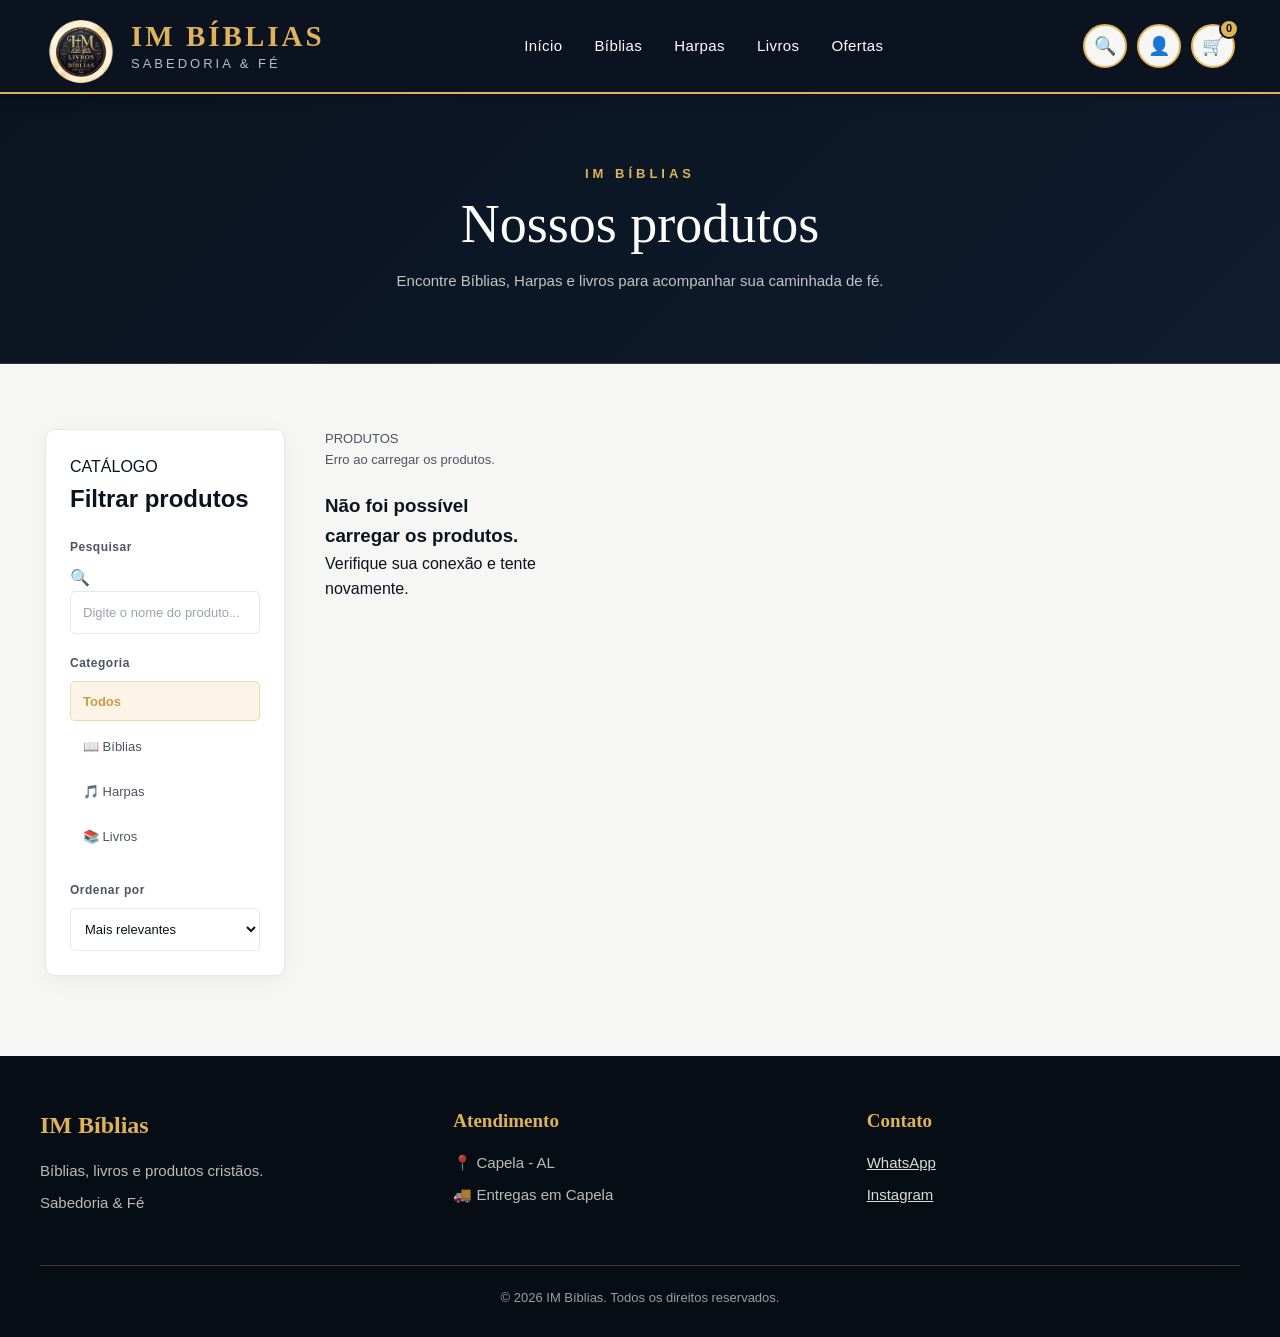
<file: produtos.html>
<!DOCTYPE html>
<html lang="pt-BR">

<head>

    <meta charset="UTF-8">

    <meta name="viewport" content="width=device-width, initial-scale=1.0">

    <title>Produtos | IM Bíblias</title>

    <link rel="stylesheet" href="css/style.css">

</head>

<body>

<header class="header">

    <div class="header-container">

        <!-- LOGO -->
        <a href="index.html" class="logo-area">

            <img
                src="assets/img/logo.png"
                alt="IM Bíblias"
            >

            <span class="brand-name">
                IM
            </span>

        </a>


        <!-- MENU -->
        <nav class="menu">

            <a href="index.html">
                Início
            </a>

            <a href="produtos.html?categoria=biblia">
                Bíblias
            </a>

            <a href="produtos.html?categoria=harpa">
                Harpas
            </a>

            <a href="produtos.html?categoria=livro">
                Livros
            </a>

        </nav>


        <!-- CARRINHO -->
        <a
            href="carrinho.html"
            class="cart-button"
            aria-label="Abrir carrinho"
            title="Carrinho"
        >

            <span class="cart-icon">
                🛒
            </span>

            <span id="cart-count">
                0
            </span>

        </a>

    </div>

</header>


<main>


    <!-- =========================
         CABEÇALHO DO CATÁLOGO
    ========================== -->

    <section class="catalog-header">

        <div class="catalog-header-content">

            <p class="catalog-label">
                IM BÍBLIAS
            </p>

            <h1>
                Nossos produtos
            </h1>

            <p class="catalog-description">
                Encontre Bíblias, Harpas e livros para
                acompanhar sua caminhada de fé.
            </p>

        </div>

    </section>



    <!-- =========================
         CATÁLOGO
    ========================== -->

    <section class="catalog">


        <!-- =========================
             FILTROS
        ========================== -->
<button
    type="button"
    class="filter-toggle"
    id="filter-toggle"
    aria-expanded="false"
    aria-controls="catalog-filters"
>
    ☰ Filtrar produtos
</button>
        <aside class="filters" id="catalog-filters">

            <div class="filters-header">

                <p>
                    CATÁLOGO
                </p>

                <h2>
                    Filtrar produtos
                </h2>

            </div>


            <!-- PESQUISA -->

            <div class="filter-group">

                <label for="search">
                    Pesquisar
                </label>

                <div class="search-box">

                    <span class="search-icon">
                        🔍
                    </span>

                    <input
                        type="text"
                        id="search"
                        placeholder="Digite o nome do produto..."
                    >

                </div>

            </div>



            <!-- CATEGORIAS -->

            <div class="filter-group">

                <label>
                    Categoria
                </label>


                <div class="filter-buttons">


                    <button
                        type="button"
                        class="filter-button active"
                        data-category="todos"
                    >
                        Todos
                    </button>


                    <button
                        type="button"
                        class="filter-button"
                        data-category="biblia"
                    >
                        <span>📖</span>
                        Bíblias
                    </button>


                    <button
                        type="button"
                        class="filter-button"
                        data-category="harpa"
                    >
                        <span>🎵</span>
                        Harpas
                    </button>


                    <button
                        type="button"
                        class="filter-button"
                        data-category="livro"
                    >
                        <span>📚</span>
                        Livros
                    </button>


                </div>

            </div>



            <!-- ORDENAÇÃO -->

            <div class="filter-group">

                <label for="price-filter">
                    Ordenar por
                </label>

                <select id="price-filter">

                    <option value="default">
                        Mais relevantes
                    </option>

                    <option value="low">
                        Menor preço
                    </option>

                    <option value="high">
                        Maior preço
                    </option>

                </select>

            </div>

        </aside>



        <!-- =========================
             PRODUTOS
        ========================== -->

        <div class="catalog-products">


            <!-- TOPO DOS PRODUTOS -->

            <div class="catalog-top">

                <div>

                    <p class="catalog-results-label">
                        PRODUTOS
                    </p>

                    <span id="product-result">
                        Produtos disponíveis
                    </span>

                </div>

            </div>



            <!-- LISTA DE PRODUTOS -->

            <div
                id="products-list"
                class="products-grid"
            >

                <!--
                    Os produtos serão
                    inseridos pelo JavaScript.
                -->

            </div>


        </div>

    </section>

</main>



<!-- =========================
     RODAPÉ
========================== -->

<footer class="footer">


    <div>

        <h3>
            IM Bíblias
        </h3>

        <p>
            Bíblias, livros e produtos cristãos.
        </p>

    </div>


    <div>

        <h4>
            Atendimento
        </h4>

        <p>
            📍 Capela - AL
        </p>

        <p>
            🚚 Entregas em Capela
        </p>

    </div>


    <div>

        <h4>
            Contato
        </h4>

        <p>
            WhatsApp
        </p>

        <p>
            Instagram
        </p>

    </div>


</footer>



<script src="js/script.js"></script>

</body>

</html>
</file>
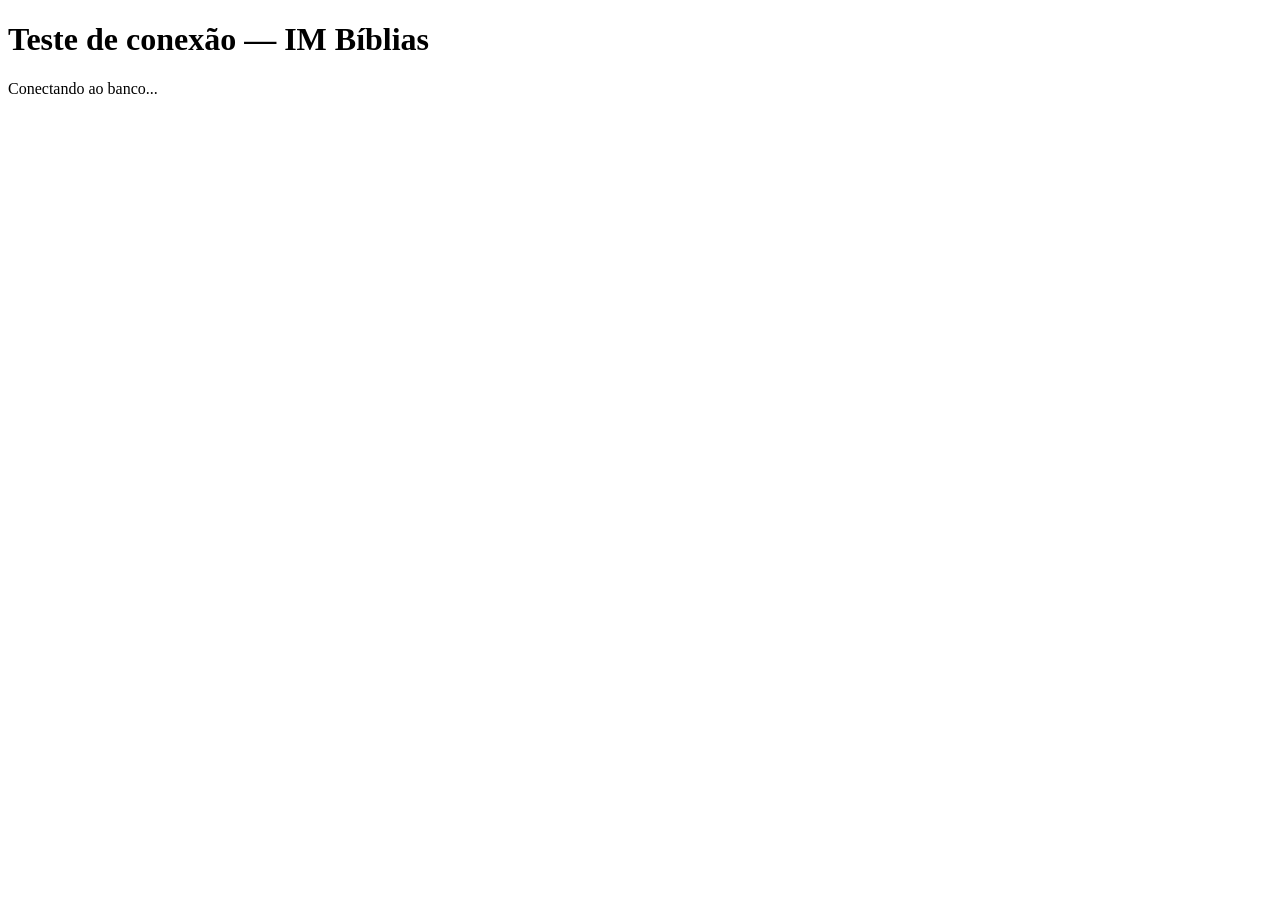
<file: teste-banco.html>
<!DOCTYPE html>
<html lang="pt-BR">
<head>
  <meta charset="UTF-8">
  <meta name="viewport" content="width=device-width, initial-scale=1.0">
  <title>Teste do banco - IM Bíblias</title>
</head>
<body>
  <h1>Teste de conexão — IM Bíblias</h1>
  <p id="status">Conectando ao banco...</p>
  <ul id="produtos"></ul>

  <script type="module">
    import { supabase } from './js/supabase.js';

    const status = document.getElementById('status');
    const lista = document.getElementById('produtos');

    async function testarConexao() {
      const { data, error } = await supabase
        .from('produtos')
        .select('id, nome, categoria, preco, estoque')
        .eq('ativo', true)
        .limit(5);

      if (error) {
        status.textContent = 'Erro na conexão: ' + error.message;
        console.error(error);
        return;
      }

      status.textContent =
        'Conexão realizada! Produtos encontrados: ' + data.length;

      if (data.length === 0) {
        lista.innerHTML = '<li>O banco está conectado, mas ainda não há produtos ativos cadastrados.</li>';
        return;
      }

      data.forEach((produto) => {
        const item = document.createElement('li');
        item.textContent =
          `${produto.nome} — R$ ${Number(produto.preco).toFixed(2)} — Estoque: ${produto.estoque}`;
        lista.appendChild(item);
      });
    }

    testarConexao();
  </script>
</body>
</html>
</file>
<file: css/style.css>
/* =========================================================
   IM BÍBLIAS
   ESTILO PRINCIPAL DO SITE
========================================================= */


/* =========================================================
   CONFIGURAÇÕES GERAIS
========================================================= */

* {
    margin: 0;
    padding: 0;
    box-sizing: border-box;
}

:root {

    /* FUNDOS */
    --bg-main: #F6F6F4;
    --bg-card: #FFFFFF;
    --bg-dark: #0A131F;
    --bg-dark-2: #0F1C2E;
    --bg-category-card: #0F1C2E;

    /* DOURADO */
    --accent-gold: #E0B259;
    --accent-gold-hover: #C99C45;
    --gold-light: #F3D685;
    --gold-dark: #C99C45;

    /* TEXTOS */
    --text-dark: #0A131F;
    --text-muted: #4B5563;
    --text-light: #FFFFFF;

    /* STATUS */
    --status-available: #16A34A;
    --status-out-of-stock: #EF4444;

    /* WHATSAPP */
    --btn-whatsapp: #10B981;

    /* BORDAS */
    --border-color: #E5E7EB;

    /* COMPATIBILIDADE */
    --navy: #0A131F;
    --navy-light: #0F1C2E;
    --gold: #E0B259;
    --cream: #F6F6F4;
    --cream-dark: #E5E7EB;
    --white: #FFFFFF;
    --text: #0A131F;
    --gray: #4B5563;
    --gray-light: #E5E7EB;
    --green: #16A34A;
    --danger: #EF4444;
}


/* =========================================================
   GERAL
========================================================= */

html {
    scroll-behavior: smooth;
}

body {
    margin: 0;

    font-family:
        Arial,
        Helvetica,
        sans-serif;

    background: var(--bg-main);

    color: var(--text-dark);

    line-height: 1.6;
}

a {
    text-decoration: none;
    color: inherit;
}

button,
input,
select {
    font-family: inherit;
}

button,
a {
    -webkit-tap-highlight-color: transparent;
}


/* =========================================================
   CABEÇALHO
========================================================= */

.header {
    background: var(--bg-dark);

    color: var(--text-light);

    border-bottom: 2px solid var(--accent-gold);

    position: sticky;

    top: 0;

    z-index: 1000;

    box-shadow:
        0 3px 15px rgba(0, 0, 0, 0.18);
}

.header-container {
    width: min(1250px, 100%);

    min-height: 90px;

    margin: 0 auto;

    padding: 10px 30px;

    display: flex;

    align-items: center;

    justify-content: space-between;

    gap: 25px;
}


/* =========================================================
   LOGO
========================================================= */

.logo-area {
    display: flex;

    align-items: center;

    gap: 13px;

    flex-shrink: 0;
}

.logo-area img {
    width: 92px;

    height: 92px;

    object-fit: contain;

    display: block;
}

.brand-name {
    font-family:
        Georgia,
        "Times New Roman",
        serif;

    font-size: 32px;

    font-weight: bold;

    letter-spacing: 4px;

    line-height: 1;

    color: var(--accent-gold);

    text-shadow:
        0 1px 2px rgba(0, 0, 0, 0.3);
}


/* =========================================================
   MENU
========================================================= */

.menu {
    display: flex;

    align-items: center;

    justify-content: center;

    gap: 28px;

    flex: 1;
}

.menu a {
    position: relative;

    color: #FFFFFF;

    font-size: 15px;

    font-weight: 500;

    letter-spacing: 0.4px;

    padding: 8px 2px;

    transition:
        color 0.25s ease;
}

.menu a::after {
    content: "";

    position: absolute;

    left: 0;

    bottom: 0;

    width: 0;

    height: 2px;

    background: var(--accent-gold);

    transition:
        width 0.25s ease;
}

.menu a:hover,
.menu a:focus {
    color: var(--accent-gold);
}

.menu a:hover::after,
.menu a:focus::after {
    width: 100%;
}


/* =========================================================
   AÇÕES DO CABEÇALHO
========================================================= */

.header-actions {
    display: flex;

    align-items: center;

    gap: 10px;

    flex-shrink: 0;
}


/* =========================================================
   BOTÕES DO CABEÇALHO
========================================================= */

.search-button,
.profile-button,
.cart-button {

    width: 44px;

    height: 44px;

    display: flex;

    align-items: center;

    justify-content: center;

    position: relative;

    border-radius: 50%;

    /*
       Fundo claro para que os ícones
       sejam sempre visíveis.
    */

    background: #F6F6F4;

    color: var(--bg-dark);

    border: 2px solid var(--accent-gold);

    font-size: 18px;

    cursor: pointer;

    transition:
        background 0.25s ease,
        color 0.25s ease,
        transform 0.25s ease,
        box-shadow 0.25s ease;
}

.search-button:hover,
.search-button:focus,
.profile-button:hover,
.profile-button:focus,
.cart-button:hover,
.cart-button:focus {

    background: var(--accent-gold);

    color: var(--bg-dark);

    transform: translateY(-2px);

    box-shadow:
        0 5px 12px rgba(0, 0, 0, 0.25);
}


/* =========================================================
   CONTADOR DO CARRINHO
========================================================= */

#cart-count {

    position: absolute;

    top: -7px;

    right: -6px;

    width: 20px;

    height: 20px;

    border-radius: 50%;

    background: var(--accent-gold);

    color: var(--bg-dark);

    font-size: 11px;

    font-weight: bold;

    display: flex;

    align-items: center;

    justify-content: center;

    border: 2px solid var(--bg-dark);
}


/* =========================================================
   HERO DO INDEX
========================================================= */

.hero {

    min-height: 500px;

    display: flex;

    align-items: center;

    justify-content: space-between;

    padding: 75px 8%;

    position: relative;

    color: var(--text-light);

    overflow: hidden;

    background-image:

        linear-gradient(
            90deg,
            rgba(10, 19, 31, 0.93),
            rgba(45, 24, 16, 0.80),
            rgba(45, 24, 16, 0.55)
        ),

        url("../assets/img/fundo.jpeg");

    background-size: cover;

    background-position: center;

    background-repeat: no-repeat;
}

.hero-content {

    max-width: 650px;

    position: relative;

    z-index: 2;
}

.hero-small {

    color: var(--accent-gold);

    font-size: 14px;

    font-weight: bold;

    letter-spacing: 3px;

    margin-bottom: 12px;
}

.hero h1 {

    font-family:
        Georgia,
        "Times New Roman",
        serif;

    font-size:
        clamp(38px, 5vw, 64px);

    line-height: 1.08;

    margin-bottom: 20px;
}

.hero h1 span {

    color: var(--accent-gold);
}

.hero p:not(.hero-small) {

    max-width: 560px;

    color: rgba(255, 255, 255, 0.90);

    font-size: 17px;

    margin-bottom: 30px;
}


/* =========================================================
   BOTÃO DOURADO
========================================================= */

.gold-button {

    display: inline-flex;

    align-items: center;

    justify-content: center;

    min-height: 48px;

    padding: 13px 26px;

    background: var(--accent-gold);

    color: var(--bg-dark);

    border-radius: 5px;

    font-size: 14px;

    font-weight: bold;

    letter-spacing: 0.8px;

    transition:
        background 0.25s ease,
        transform 0.25s ease,
        box-shadow 0.25s ease;
}

.gold-button:hover,
.gold-button:focus {

    background: var(--accent-gold-hover);

    transform: translateY(-2px);

    box-shadow:
        0 7px 18px rgba(0, 0, 0, 0.25);
}


/* =========================================================
   DECORAÇÃO DO HERO
========================================================= */

.hero-decoration {

    display: flex;

    align-items: center;

    justify-content: center;

    width: 240px;

    height: 240px;

    margin-right: 5%;

    border: 1px solid
        rgba(224, 178, 89, 0.35);

    border-radius: 50%;

    opacity: 0.7;
}

.cross {

    font-size: 100px;

    color: var(--accent-gold);

    text-shadow:
        0 0 20px rgba(224, 178, 89, 0.25);
}


/* =========================================================
   SEÇÕES
========================================================= */

.section {

    width: min(1200px, 100%);

    margin: 0 auto;

    padding: 75px 30px;
}

.section-title {

    text-align: center;

    margin-bottom: 40px;
}

.section-title > p {

    color: var(--accent-gold);

    font-size: 13px;

    font-weight: bold;

    letter-spacing: 3px;

    margin-bottom: 8px;
}

.section-title h2 {

    color: var(--text-dark);

    font-family:
        Georgia,
        "Times New Roman",
        serif;

    font-size:
        clamp(28px, 4vw, 38px);

    line-height: 1.2;
}

.view-all {

    display: inline-block;

    margin-top: 15px;

    color: var(--accent-gold-hover);

    font-size: 14px;

    font-weight: bold;
}

.view-all:hover {

    color: var(--bg-dark);
}


/* =========================================================
   CATEGORIAS
========================================================= */

.categories {

    display: grid;

    grid-template-columns:
        repeat(4, minmax(0, 1fr));

    gap: 18px;

    width: 100%;
}

.category-card {

    background: var(--bg-category-card);

    min-height: 190px;

    padding: 30px 18px;

    text-align: center;

    border: 1px solid #1D3048;

    border-radius: 8px;

    color: #FFFFFF;

    display: flex;

    flex-direction: column;

    align-items: center;

    justify-content: center;

    transition:
        transform 0.25s ease,
        border-color 0.25s ease,
        box-shadow 0.25s ease,
        background 0.25s ease;
}

.category-card:hover,
.category-card:focus {

    transform: translateY(-5px);

    border-color: var(--accent-gold);

    background: #13243A;

    box-shadow:
        0 10px 25px rgba(10, 19, 31, 0.18);
}

.category-icon {

    font-size: 38px;

    line-height: 1;

    margin-bottom: 15px;
}

.category-card h3 {

    font-family:
        Georgia,
        "Times New Roman",
        serif;

    color: #FFFFFF;

    font-size: 21px;

    margin-bottom: 5px;
}

.category-card p {

    color: rgba(255, 255, 255, 0.75);

    font-size: 13px;

    line-height: 1.4;
}


/* =========================================================
   PRODUTOS
========================================================= */

.products-section {

    padding-top: 30px;
}

.products-grid {

    display: grid;

    grid-template-columns:
        repeat(4, minmax(0, 1fr));

    gap: 22px;
}

.product-card {

    background: var(--bg-card);

    border: 1px solid var(--border-color);

    border-radius: 10px;

    overflow: hidden;

    display: flex;

    flex-direction: column;

    min-width: 0;

    transition:
        transform 0.25s ease,
        box-shadow 0.25s ease,
        border-color 0.25s ease;
}

.product-card:hover {

    transform: translateY(-4px);

    border-color: var(--accent-gold);

    box-shadow:
        0 12px 28px rgba(10, 19, 31, 0.10);
}


/* IMAGEM DO PRODUTO */

.product-card img {

    width: 100%;

    height: 240px;

    object-fit: contain;

    background: #FFFFFF;

    display: block;
}


/* CASO O JS USE .product-image */

.product-image {

    width: 100%;

    height: 240px;

    background: #FFFFFF;

    display: flex;

    align-items: center;

    justify-content: center;

    overflow: hidden;
}

.product-image img {

    width: 100%;

    height: 100%;

    object-fit: contain;
}


/* INFORMAÇÕES */

.product-info {

    padding: 18px;

    display: flex;

    flex-direction: column;

    flex: 1;
}

.product-info h3,
.product-name {

    color: var(--text-dark);

    font-size: 17px;

    line-height: 1.35;

    margin-bottom: 8px;
}

.product-info p,
.product-description {

    color: var(--text-muted);

    font-size: 13px;

    line-height: 1.5;
}

.product-category {

    color: var(--accent-gold-hover);

    font-size: 11px;

    font-weight: bold;

    letter-spacing: 1.5px;

    text-transform: uppercase;

    margin-bottom: 5px;
}

.product-price {

    margin-top: auto;

    padding-top: 14px;

    color: var(--bg-dark);

    font-size: 19px;

    font-weight: bold;
}


/* BOTÃO DO PRODUTO */

.product-button {

    width: 100%;

    min-height: 44px;

    margin-top: 14px;

    padding: 10px 14px;

    border: none;

    border-radius: 5px;

    background: var(--bg-dark);

    color: #FFFFFF;

    cursor: pointer;

    font-weight: bold;

    transition:
        background 0.25s ease,
        transform 0.25s ease;
}

.product-button:hover,
.product-button:focus {

    background: var(--accent-gold);

    color: var(--bg-dark);

    transform: translateY(-1px);
}

.product-button.disabled {

    background: #D1D5DB;

    color: #6B7280;

    cursor: not-allowed;

    transform: none;
}


/* =========================================================
   PÁGINA DE CATÁLOGO
========================================================= */

.catalog-header {

    background:
        linear-gradient(
            135deg,
            #0A131F,
            #0F1C2E
        );

    color: #FFFFFF;

    text-align: center;

    padding: 70px 25px;

    border-bottom:
        1px solid rgba(224, 178, 89, 0.20);
}

.catalog-header p:first-child {

    color: var(--accent-gold);

    font-size: 13px;

    font-weight: bold;

    letter-spacing: 4px;

    margin-bottom: 10px;
}

.catalog-header h1 {

    font-family:
        Georgia,
        "Times New Roman",
        serif;

    font-size:
        clamp(38px, 5vw, 54px);

    font-weight: 400;

    line-height: 1.1;

    margin-bottom: 15px;
}

.catalog-header p:last-child {

    color: rgba(255, 255, 255, 0.75);

    font-size: 15px;

    max-width: 600px;

    margin: auto;
}


/* =========================================================
   ESTRUTURA DO CATÁLOGO
========================================================= */

.catalog {

    width: min(1250px, 100%);

    margin: 0 auto;

    padding: 65px 30px 80px;

    display: grid;

    grid-template-columns:
        240px minmax(0, 1fr);

    gap: 40px;

    align-items: start;
}


/* =========================================================
   FILTROS
========================================================= */

.filters {

    background: var(--bg-card);

    border: 1px solid var(--border-color);

    border-radius: 10px;

    padding: 24px;

    position: sticky;

    top: 115px;

    box-shadow:
        0 5px 20px rgba(10, 19, 31, 0.05);
}

.filters h3 {

    font-family:
        Georgia,
        "Times New Roman",
        serif;

    color: var(--text-dark);

    font-size: 22px;

    font-weight: 500;

    padding-bottom: 18px;

    margin-bottom: 20px;

    border-bottom:
        1px solid var(--border-color);
}

.filters label {

    display: block;

    color: var(--text-muted);

    font-size: 12px;

    font-weight: bold;

    letter-spacing: 0.5px;

    margin:
        20px 0 8px;
}


/* INPUT */

.filters input {

    width: 100%;

    height: 43px;

    padding: 10px 12px;

    border: 1px solid var(--border-color);

    border-radius: 5px;

    background: #FFFFFF;

    color: var(--text-dark);

    font-size: 13px;

    outline: none;

    transition:
        border-color 0.2s ease,
        box-shadow 0.2s ease;
}

.filters input::placeholder {

    color: #9CA3AF;
}

.filters input:focus {

    border-color: var(--accent-gold);

    box-shadow:
        0 0 0 3px rgba(224, 178, 89, 0.14);
}


/* SELECT */

.filters select {

    width: 100%;

    height: 43px;

    padding: 8px 10px;

    border: 1px solid var(--border-color);

    border-radius: 5px;

    background: #FFFFFF;

    color: var(--text-dark);

    font-size: 13px;

    outline: none;

    cursor: pointer;
}

.filters select:focus {

    border-color: var(--accent-gold);

    box-shadow:
        0 0 0 3px rgba(224, 178, 89, 0.14);
}


/* BOTÕES DE CATEGORIA */

.filter-button {

    width: 100%;

    min-height: 40px;

    padding: 9px 12px;

    margin-bottom: 5px;

    border: 1px solid transparent;

    border-radius: 5px;

    background: transparent;

    color: var(--text-muted);

    text-align: left;

    font-size: 13px;

    cursor: pointer;

    transition:
        background 0.2s ease,
        color 0.2s ease,
        border-color 0.2s ease;
}

.filter-button:hover {

    background: #F8F5ED;

    color: var(--text-dark);
}

.filter-button.active {

    background: rgba(224, 178, 89, 0.14);

    border-color:
        rgba(224, 178, 89, 0.40);

    color: var(--accent-gold-hover);

    font-weight: bold;
}


/* =========================================================
   PARTE DOS PRODUTOS DO CATÁLOGO
========================================================= */

.catalog-products {

    min-width: 0;
}

.catalog-top {

    min-height: 40px;

    display: flex;

    align-items: center;

    justify-content: space-between;

    margin-bottom: 20px;

    color: var(--text-muted);

    font-size: 13px;
}

#product-result {

    color: var(--text-muted);

    font-weight: 500;
}


/* =========================================================
   SOBRE
========================================================= */

.about {

    min-height: 330px;

    display: flex;

    align-items: center;

    justify-content: center;

    text-align: center;

    padding: 60px 25px;

    background:
        linear-gradient(
            90deg,
            rgba(10, 19, 31, 0.96),
            rgba(15, 28, 46, 0.92)
        );
}

.about-content {

    max-width: 650px;

    color: #FFFFFF;
}

.gold-text {

    color: var(--accent-gold);

    font-size: 13px;

    font-weight: bold;

    letter-spacing: 3px;

    margin-bottom: 10px;
}

.about h2 {

    font-family:
        Georgia,
        "Times New Roman",
        serif;

    color: #FFFFFF;

    font-size: 38px;

    margin-bottom: 15px;
}

.about p:last-child {

    color: rgba(255, 255, 255, 0.78);

    font-size: 16px;
}


/* =========================================================
   PÁGINA DO PRODUTO
========================================================= */

.product-page {

    width: min(1150px, 100%);

    margin: 0 auto;

    padding: 75px 30px;
}

.product-detail {

    display: grid;

    grid-template-columns:
        minmax(0, 1fr)
        minmax(0, 1fr);

    gap: 60px;

    align-items: center;
}

.product-detail-image {

    background: #FFFFFF;

    min-height: 520px;

    display: flex;

    align-items: center;

    justify-content: center;

    border: 1px solid var(--border-color);

    border-radius: 10px;

    overflow: hidden;
}

.product-detail-image img {

    max-width: 90%;

    max-height: 90%;

    object-fit: contain;
}

.product-detail-category {

    color: var(--accent-gold-hover);

    letter-spacing: 2px;

    font-size: 12px;

    font-weight: bold;
}

.product-detail h1 {

    font-family:
        Georgia,
        "Times New Roman",
        serif;

    font-size:
        clamp(34px, 5vw, 46px);

    color: var(--text-dark);

    font-weight: 500;

    line-height: 1.15;

    margin: 12px 0;
}

.product-detail-description {

    color: var(--text-muted);

    margin: 20px 0;
}

.product-detail-price {

    color: var(--text-dark);

    font-size: 30px;

    font-weight: bold;

    margin: 20px 0;
}

.detail-button {

    width: 100%;

    min-height: 52px;

    border: none;

    border-radius: 5px;

    padding: 15px;

    background: var(--bg-dark);

    color: #FFFFFF;

    cursor: pointer;

    font-weight: bold;

    letter-spacing: 1px;

    transition:
        background 0.25s ease,
        transform 0.25s ease;
}

.detail-button:hover {

    background: var(--accent-gold);

    color: var(--bg-dark);

    transform: translateY(-2px);
}


/* =========================================================
   CARRINHO
========================================================= */

.cart-page {

    width: min(1200px, 100%);

    margin: 0 auto;

    padding: 75px 30px;
}

.cart-layout {

    display: grid;

    grid-template-columns:
        minmax(0, 1fr)
        350px;

    gap: 40px;

    align-items: start;
}

.cart-item {

    background: var(--bg-card);

    padding: 20px;

    margin-bottom: 15px;

    border: 1px solid var(--border-color);

    border-radius: 8px;

    display: flex;

    align-items: center;

    gap: 20px;
}

.cart-item img {

    width: 90px;

    height: 100px;

    object-fit: cover;

    border-radius: 5px;
}

.cart-item-info {

    flex: 1;
}

.cart-item-info h3 {

    color: var(--text-dark);

    margin-bottom: 5px;
}

.cart-item-price {

    font-weight: bold;

    color: var(--text-dark);
}

.quantity-controls {

    display: flex;

    align-items: center;

    gap: 10px;
}

.quantity-controls button {

    width: 30px;

    height: 30px;

    border: 1px solid var(--border-color);

    background: white;

    color: var(--text-dark);

    cursor: pointer;

    border-radius: 4px;
}

.quantity-controls button:hover {

    background: var(--accent-gold);

    border-color: var(--accent-gold);

    color: var(--bg-dark);
}

.remove-button {

    border: none;

    background: none;

    color: var(--status-out-of-stock);

    cursor: pointer;

    font-size: 12px;
}

.cart-summary {

    background: var(--bg-dark);

    color: white;

    padding: 30px;

    border-radius: 8px;

    height: fit-content;
}

.cart-summary h2 {

    font-family:
        Georgia,
        "Times New Roman",
        serif;

    font-size: 28px;

    font-weight: 400;

    margin-bottom: 30px;
}

.summary-line {

    display: flex;

    justify-content: space-between;

    padding: 20px 0;

    border-top:
        1px solid rgba(255,255,255,0.2);

    border-bottom:
        1px solid rgba(255,255,255,0.2);
}

.delivery-info {

    color: #CBD5E1;

    font-size: 13px;

    margin: 20px 0;
}

.whatsapp-button {

    width: 100%;

    min-height: 50px;

    padding: 16px;

    border: none;

    border-radius: 5px;

    background: var(--btn-whatsapp);

    color: white;

    font-weight: bold;

    cursor: pointer;
}

.whatsapp-button:hover {

    background: #059669;
}


/* =========================================================
   FOOTER
========================================================= */

.footer {

    background: #070D15;

    color: white;

    padding: 55px 8%;

    display: grid;

    grid-template-columns:
        repeat(3, 1fr);

    gap: 40px;
}

.footer h3,
.footer h4 {

    color: var(--accent-gold);

    margin-bottom: 12px;
}

.footer p {

    color: rgba(255, 255, 255, 0.72);

    font-size: 14px;

    margin-bottom: 5px;
}


/* =========================================================
   RESPONSIVIDADE
========================================================= */


/* =========================================================
   NOTEBOOKS
========================================================= */

@media (max-width: 1050px) {

    .header-container {

        padding: 10px 22px;

        gap: 18px;
    }

    .logo-area img {

        width: 78px;

        height: 78px;
    }

    .brand-name {

        font-size: 28px;
    }

    .menu {

        gap: 18px;
    }

    .menu a {

        font-size: 14px;
    }

    .categories {

        gap: 14px;
    }

    .category-card {

        min-height: 175px;

        padding: 25px 12px;
    }

    .products-grid {

        grid-template-columns:
            repeat(3, minmax(0, 1fr));
    }

    .catalog {

        grid-template-columns:
            220px minmax(0, 1fr);

        gap: 28px;
    }
}


/* =========================================================
   TABLETS
========================================================= */

@media (max-width: 800px) {

    .header-container {

        min-height: 72px;

        padding: 7px 18px;

        gap: 12px;
    }

    .logo-area {

        gap: 8px;
    }

    .logo-area img {

        width: 62px;

        height: 62px;
    }

    .brand-name {

        font-size: 23px;

        letter-spacing: 3px;
    }

    
.menu {
    display: none;
    flex: 0 0 100%;
    width: 100%;
    flex-direction: column;
    align-items: stretch;
    gap: 0;
    order: 3;
}

.menu.menu-open {
    display: flex;
}

.menu a {
    padding: 13px 10px;
    border-top: 1px solid rgba(201, 164, 92, 0.25);
}

.menu-toggle {
    display: flex;
    order: 2;
}

.header-actions {
    order: 1;
    margin-left: auto;
}


    



    .header-actions {

        margin-left: auto;
    }

    .search-button,
    .profile-button,
    .cart-button {

        width: 42px;

        height: 42px;

        font-size: 17px;
    }

    .hero {

        min-height: 480px;

        padding: 60px 7%;
    }

    .hero-decoration {

        width: 170px;

        height: 170px;

        margin-right: 0;
    }

    .cross {

        font-size: 75px;
    }

    .section {

        padding: 60px 22px;
    }

    .categories {

        grid-template-columns:
            repeat(4, minmax(0, 1fr));

        gap: 10px;
    }

    .category-card {

        min-height: 150px;

        padding: 20px 8px;
    }

    .category-icon {

        font-size: 30px;

        margin-bottom: 10px;
    }

    .category-card h3 {

        font-size: 17px;
    }

    .category-card p {

        font-size: 11px;
    }

    .products-grid {

        grid-template-columns:
            repeat(2, minmax(0, 1fr));
    }

    /* CATÁLOGO */

    .catalog {

        grid-template-columns: 1fr;

        padding:
            45px 22px
            60px;
    }

    .filters {

        position: static;

        width: 100%;
    }

    .catalog-products {

        width: 100%;
    }

    .footer {

        grid-template-columns:
            1fr 1fr;

        padding:
            45px 7%;
    }
}


/* =========================================================
   CELULARES
========================================================= */

@media (max-width: 560px) {

    .header-container {

        padding: 7px 12px;
    }

    .logo-area img {

        width: 55px;

        height: 55px;
    }

    .brand-name {

        font-size: 20px;

        letter-spacing: 2px;
    }

    .header-actions {

        gap: 6px;
    }

    .search-button,
    .profile-button,
    .cart-button {

        width: 39px;

        height: 39px;

        font-size: 16px;
    }

    .hero {

        min-height: 510px;

        padding: 55px 22px;

        justify-content: center;

        text-align: center;
    }

    .hero-content {

        max-width: 100%;
    }

    .hero h1 {

        font-size: 38px;
    }

    .hero p:not(.hero-small) {

        font-size: 15px;
    }

    .hero-decoration {

        display: none;
    }

    .section {

        padding:
            50px 18px;
    }

    .categories {

        grid-template-columns:
            repeat(2, minmax(0, 1fr));

        gap: 12px;
    }

    .category-card {

        min-height: 155px;

        padding: 22px 10px;
    }

    .category-icon {

        font-size: 32px;
    }

    .category-card h3 {

        font-size: 18px;
    }

    .category-card p {

        font-size: 12px;
    }

    
    .products-grid {
        grid-template-columns: repeat(2, minmax(0, 1fr));
        gap: 12px;
    }

    .product-card img,
    .product-image {
        height: 160px;
    }

    .product-info {
        padding: 10px;
    }

    .product-info h3,
    .product-name {
        font-size: 14px;
        line-height: 1.35;
    }

    .product-info p,
    .product-description {
        font-size: 12px;
    }

    .product-price {
        font-size: 16px;
        padding-top: 10px;
    }

    .product-button {
        min-height: 40px;
        padding: 8px 5px;
        font-size: 12px;
    }

    /* CATÁLOGO */

    .catalog-header {

        padding:
            55px 20px;
    }

    .catalog-header h1 {

        font-size: 38px;
    }

    .catalog-header p:last-child {

        font-size: 14px;
    }

    .catalog {

        padding:
            35px 16px
            50px;
    }

    .filters {

        padding: 20px;
    }

    .catalog-top {

        margin-top: 5px;

        margin-bottom: 15px;
    }

    /* PRODUTO */

    .product-page {

        padding:
            45px 18px;
    }

    .product-detail {

        grid-template-columns: 1fr;

        gap: 30px;
    }

    .product-detail-image {

        min-height: 380px;
    }

    /* CARRINHO */

    .cart-page {

        padding:
            45px 18px;
    }

    .cart-layout {

        grid-template-columns: 1fr;

        gap: 25px;
    }

    .cart-item {

        flex-wrap: wrap;
    }

    .footer {

        grid-template-columns: 1fr;

        gap: 28px;

        padding:
            40px 22px;
    }
}


/* =========================================================
   CELULARES MUITO PEQUENOS
========================================================= */

@media (max-width: 380px) {

    .brand-name {

        font-size: 18px;
    }

    .logo-area img {

        width: 48px;

        height: 48px;
    }

    .search-button,
    .profile-button,
    .cart-button {

        width: 36px;

        height: 36px;

        font-size: 15px;
    }

    .hero h1 {

        font-size: 33px;
    }

    .categories {

        gap: 9px;
    }

    .category-card {

        min-height: 145px;
    }

    .category-icon {

        font-size: 28px;
    }

    .catalog-header h1 {

        font-size: 33px;
    }

    .filters {

        padding: 17px;
    }
}


/* =========================================================
   ACESSIBILIDADE
========================================================= */

a:focus-visible,
button:focus-visible,
input:focus-visible,
select:focus-visible {

    outline:
        3px solid var(--accent-gold);

    outline-offset: 3px;
}


/* =========================================================
   REDUÇÃO DE MOVIMENTO
========================================================= */

@media (prefers-reduced-motion: reduce) {

    html {

        scroll-behavior: auto;
    }

    *,
    *::before,
    *::after {

        transition-duration:
            0.01ms !important;

        animation-duration:
            0.01ms !important;

        animation-iteration-count:
            1 !important;
    }
}


/* =====================================
   CARRINHO — IM BÍBLIAS
===================================== */


/* =========================================================
   CARRINHO — IM BÍBLIAS (fundo claro, letras maiores)
   Substitui TODOS os blocos de carrinho anteriores.
========================================================= */

:root {
    --cart-text: #111827;        /* texto principal, bem escuro */
    --cart-text-soft: #374151;   /* texto secundário, ainda com bom contraste */
    --cart-gold-text: #8A6A1F;   /* dourado escuro, legível sobre branco */
}


/* FUNDO CLARO */

body:has(.cart-page) {
    background: #FFFFFF;
    color: var(--cart-text);
}


/* ESTRUTURA */

.cart-page {
    width: min(1100px, 92%);
    margin: 0 auto;
    padding: 45px 0 80px;
    min-height: 60vh;
}

.cart-page .section-title {
    text-align: left;
    margin-bottom: 30px;
}

.cart-page .section-title > p:first-child {
    color: var(--cart-gold-text);
    font-size: 0.9rem;
    font-weight: bold;
    letter-spacing: 3px;
    margin-bottom: 6px;
}

.cart-page .section-title h1 {
    color: var(--cart-text);
    font-family: Georgia, "Times New Roman", serif;
    font-size: clamp(2.1rem, 4.5vw, 2.8rem);
    font-weight: 600;
    line-height: 1.2;
}

.cart-layout {
    display: grid;
    grid-template-columns: 1fr;
    gap: 28px;
    align-items: start;
}


/* LISTA DE ITENS */

.cart-items-area {
    background: #FFFFFF;
    border: 1px solid #D1D5DB;
    border-radius: 8px;
    padding: 0 24px;
}

#cart-items .cart-item {
    display: flex;
    align-items: center;
    gap: 20px;
    flex-wrap: wrap;
    margin: 0;
    padding: 22px 0;
    background: transparent;
    border: none;
    border-bottom: 1px solid #D1D5DB;
    border-radius: 0;
}

#cart-items .cart-item:last-child {
    border-bottom: none;
}

#cart-items .cart-item > img {
    width: 72px;
    height: 92px;
    object-fit: contain;
    background: #FFFFFF;
    border: 1px solid #D1D5DB;
    border-radius: 4px;
}

#cart-items .cart-item-info {
    flex: 1;
    min-width: 160px;
}

/* Nome do produto (e título do carrinho vazio) */
#cart-items .cart-item h3 {
    color: var(--cart-text);
    font-family: Arial, Helvetica, sans-serif;
    font-size: 19px;
    font-weight: bold;
    line-height: 1.3;
    margin: 0 0 6px;
}

/* Textos de apoio */
#cart-items .cart-item p {
    color: var(--cart-text-soft);
    font-size: 16px;
    line-height: 1.5;
    margin: 0;
}

/* Preço de cada item */
#cart-items .cart-item p.cart-item-price,
#cart-items .cart-item-price {
    color: var(--cart-text);
    font-size: 18px;
    font-weight: bold;
}


/* QUANTIDADE (pílula com − 1 +) */

#cart-items .quantity-controls {
    display: inline-flex;
    align-items: center;
    gap: 0;
    border: 2px solid #9CA3AF;
    border-radius: 8px;
    overflow: hidden;
    color: var(--cart-text);
    font-size: 18px;
    font-weight: bold;
}

#cart-items .quantity-controls button {
    width: 42px;
    height: 42px;
    border: none;
    border-radius: 0;
    background: #FFFFFF;
    color: var(--cart-text);
    font-size: 22px;
    cursor: pointer;
    transition: background 0.2s ease;
}

#cart-items .quantity-controls button:hover,
#cart-items .quantity-controls button:focus {
    background: #F3F4F6;
    color: var(--cart-text);
}

#cart-items .quantity-controls button:disabled {
    opacity: 0.35;
    cursor: not-allowed;
    background: #FFFFFF;
}

#cart-items .quantity-controls span {
    min-width: 42px;
    text-align: center;
}


/* REMOVER */

#cart-items .remove-button {
    border: none;
    background: transparent;
    color: var(--cart-text-soft);
    font-size: 15px;
    font-weight: bold;
    text-decoration: underline;
    padding: 10px;
    cursor: pointer;
    transition: color 0.2s ease;
}

#cart-items .remove-button:hover,
#cart-items .remove-button:focus {
    color: #B91C1C;
}


/* BOTÃO "VER PRODUTOS" DO CARRINHO VAZIO */

#cart-items .gold-button {
    font-size: 16px;
    min-height: 52px;
}


/* RESUMO */

.cart-summary {
    justify-self: end;
    width: min(100%, 460px);
    background: #FFFFFF;
    border: 1px solid #D1D5DB;
    border-radius: 8px;
    padding: 28px;
    color: var(--cart-text);
    position: static;
    height: fit-content;
}

.cart-summary h2 {
    color: var(--cart-text);
    font-family: Georgia, "Times New Roman", serif;
    font-size: 1.7rem;
    font-weight: 600;
    margin: 0 0 14px;
}

.summary-line {
    display: flex;
    justify-content: space-between;
    align-items: center;
    gap: 15px;
    padding: 16px 0;
    border-top: 1px solid #D1D5DB;
    border-bottom: none;
    font-size: 18px;
    color: var(--cart-text);
}

.summary-line strong {
    color: var(--cart-text);
    font-size: 1.6rem;
}

.delivery-info {
    color: var(--cart-text-soft);
    font-size: 15px;
    line-height: 1.6;
    margin: 6px 0 20px;
}


/* BOTÃO FINALIZAR PEDIDO */

.cart-summary .whatsapp-button {
    width: 100%;
    min-height: 56px;
    padding: 14px 16px;
    border: none;
    border-radius: 6px;
    background: var(--bg-dark);
    color: #FFFFFF;
    font-size: 17px;
    font-weight: bold;
    letter-spacing: 0.4px;
    cursor: pointer;
    transition:
        background 0.25s ease,
        color 0.25s ease,
        transform 0.25s ease;
}

.cart-summary .whatsapp-button:hover,
.cart-summary .whatsapp-button:focus {
    background: var(--accent-gold);
    color: var(--bg-dark);
    transform: translateY(-2px);
}

.continue-shopping {
    display: block;
    text-align: center;
    margin-top: 20px;
    color: var(--cart-text-soft);
    font-size: 16px;
    font-weight: bold;
}

.continue-shopping:hover {
    color: var(--cart-text);
    text-decoration: underline;
}


/* RESPONSIVO */

@media (max-width: 760px) {

    .cart-page {
        padding: 30px 0 55px;
    }

    .cart-items-area {
        padding: 0 16px;
    }

    #cart-items .cart-item {
        gap: 14px;
    }

    .cart-summary {
        justify-self: stretch;
        width: 100%;
        padding: 22px;
    }
}

/* No celular o mockup usa botão verde */

@media (max-width: 560px) {

    #cart-items .cart-item h3 {
        font-size: 18px;
    }

    .cart-summary .whatsapp-button {
        background: var(--btn-whatsapp);
        color: #FFFFFF;
    }

    .cart-summary .whatsapp-button:hover,
    .cart-summary .whatsapp-button:focus {
        background: #059669;
        color: #FFFFFF;
    }
}

/* =========================================================
   GALERIA DA PÁGINA DO PRODUTO
   Cole no FINAL do style.css.
========================================================= */

.gallery {
    min-width: 0;
}

.gallery .product-detail-image {
    position: relative;
}

.gallery-stage {
    width: 100%;
    min-height: 520px;
    display: flex;
    align-items: center;
    justify-content: center;
    padding: 16px;
}

.gallery-stage img,
.gallery-stage video {
    max-width: 100%;
    max-height: 480px;
    object-fit: contain;
    border-radius: 6px;
}


/* SETAS */

.gallery-arrow {
    position: absolute;
    top: 50%;
    transform: translateY(-50%);
    z-index: 2;

    width: 42px;
    height: 42px;

    display: flex;
    align-items: center;
    justify-content: center;

    border: 2px solid var(--accent-gold);
    border-radius: 50%;
    background: var(--bg-dark);
    color: var(--accent-gold);

    font-size: 26px;
    line-height: 1;
    cursor: pointer;

    transition:
        background 0.25s ease,
        color 0.25s ease;
}

.gallery-arrow.prev { left: 12px; }
.gallery-arrow.next { right: 12px; }

.gallery-arrow:hover,
.gallery-arrow:focus {
    background: var(--accent-gold);
    color: var(--bg-dark);
}


/* CONTADOR (1 / 5) */

.gallery-counter {
    position: absolute;
    bottom: 12px;
    right: 14px;
    z-index: 2;

    padding: 3px 10px;
    border-radius: 20px;
    background: rgba(10, 19, 31, 0.80);
    color: #FFFFFF;
    font-size: 12px;
}


/* MINIATURAS */

.gallery-thumbs {
    display: flex;
    gap: 10px;
    margin-top: 12px;
    padding-bottom: 4px;
    overflow-x: auto;
}

.gallery-thumb {
    flex: 0 0 68px;
    width: 68px;
    height: 68px;
    padding: 3px;

    display: flex;
    align-items: center;
    justify-content: center;

    border: 2px solid var(--border-color);
    border-radius: 6px;
    background: #FFFFFF;
    cursor: pointer;

    transition: border-color 0.2s ease;
}

.gallery-thumb img {
    width: 100%;
    height: 100%;
    object-fit: contain;
}

.gallery-thumb:hover {
    border-color: var(--accent-gold-hover);
}

.gallery-thumb.active {
    border-color: var(--accent-gold);
}

.gallery-thumb-video {
    width: 100%;
    height: 100%;
    display: flex;
    align-items: center;
    justify-content: center;
    background: var(--bg-dark);
    color: var(--accent-gold);
    border-radius: 3px;
    font-size: 20px;
}


@media (max-width: 560px) {

    .gallery-stage {
        min-height: 380px;
        padding: 10px;
    }

    .gallery-stage img,
    .gallery-stage video {
        max-height: 340px;
    }

    .gallery-arrow {
        width: 36px;
        height: 36px;
        font-size: 22px;
    }
}

/* =========================================================
   PESQUISA DO CABEÇALHO (LUPA)
   Cole no FINAL do style.css.
========================================================= */

/* Lupa fica dourada enquanto a pesquisa está aberta */

.search-button[aria-expanded="true"] {
    background: var(--accent-gold);
}


/* PAINEL QUE ABRE EMBAIXO DO CABEÇALHO */

.header-search {
    background: var(--bg-dark-2);
    border-top: 1px solid rgba(224, 178, 89, 0.25);
    padding: 16px 30px 18px;
}

.header-search[hidden] {
    display: none;
}

.header-search-inner {
    width: min(760px, 100%);
    margin: 0 auto;
}

.header-search-form {
    display: flex;
    align-items: center;
    gap: 10px;
}

.header-search-input {
    flex: 1;
    min-width: 0;
    min-height: 50px;
    padding: 12px 16px;

    background: #FFFFFF;
    color: var(--text-dark);

    border: 2px solid var(--accent-gold);
    border-radius: 6px;

    font-size: 17px;
    outline: none;
}

.header-search-input::placeholder {
    color: #6B7280;
}

.header-search-input:focus {
    box-shadow: 0 0 0 3px rgba(224, 178, 89, 0.30);
}

.header-search-submit {
    min-height: 50px;
    padding: 0 24px;

    border: none;
    border-radius: 6px;
    background: var(--accent-gold);
    color: var(--bg-dark);

    font-size: 15px;
    font-weight: bold;
    letter-spacing: 0.5px;
    cursor: pointer;

    transition: background 0.25s ease;
}

.header-search-submit:hover,
.header-search-submit:focus {
    background: var(--accent-gold-hover);
}

.header-search-close {
    width: 44px;
    height: 50px;

    border: 1px solid rgba(255, 255, 255, 0.35);
    border-radius: 6px;
    background: transparent;
    color: #FFFFFF;

    font-size: 18px;
    cursor: pointer;
}

.header-search-close:hover,
.header-search-close:focus {
    border-color: var(--accent-gold);
    color: var(--accent-gold);
}


/* SUGESTÕES */

.header-search-results {
    list-style: none;
    margin-top: 12px;
    max-height: 60vh;
    overflow-y: auto;

    background: #FFFFFF;
    border-radius: 8px;
}

.header-search-results[hidden] {
    display: none;
}

.header-search-item {
    display: flex;
    align-items: center;
    gap: 14px;
    padding: 12px 14px;

    color: var(--text-dark);
    border-bottom: 1px solid var(--border-color);
}

.header-search-item:hover,
.header-search-item:focus {
    background: #F8F5ED;
}

.header-search-item img,
.header-search-noimg {
    width: 46px;
    height: 58px;
    flex-shrink: 0;

    display: flex;
    align-items: center;
    justify-content: center;

    object-fit: contain;
    background: #FFFFFF;
    border: 1px solid var(--border-color);
    border-radius: 4px;
}

.header-search-text {
    display: flex;
    flex-direction: column;
    min-width: 0;
}

.header-search-text strong {
    color: var(--text-dark);
    font-size: 16px;
    line-height: 1.3;
}

.header-search-text small {
    color: #374151;
    font-size: 14px;
}

.header-search-all {
    display: block;
    padding: 14px;
    text-align: center;

    color: var(--text-dark);
    font-size: 15px;
    font-weight: bold;
}

.header-search-all:hover,
.header-search-all:focus {
    background: var(--bg-dark);
    color: var(--accent-gold);
    border-radius: 0 0 8px 8px;
}

.header-search-empty {
    padding: 18px 16px;
    color: #374151;
    font-size: 15px;
}


@media (max-width: 560px) {

    .header-search {
        padding: 12px 12px 14px;
    }

    .header-search-submit {
        padding: 0 16px;
    }

    .header-search-close {
        width: 40px;
    }

    .header-search-input {
        font-size: 16px; /* evita o zoom automático no iPhone */
    }
}

/* =========================================================
   LOGO + NOME DA MARCA + RODAPÉ
   Cole no FINAL do style.css (depois de tudo).
   Usa .logo-area .brand-name (mais específico) para
   vencer as regras antigas, inclusive as dos @media.
========================================================= */


/* RODAPÉ SEMPRE NO FIM DA TELA, MESMO EM PÁGINAS CURTAS */

body {
    min-height: 100vh;
    display: flex;
    flex-direction: column;
}

main {
    flex: 1;
}


/* LOGO + NOME */

.logo-area {
    gap: 14px;

    /* TAMANHO DA LOGO — é só mexer aqui:
       --logo-visible = tamanho do círculo que a pessoa enxerga
       --logo-fill    = quanto do arquivo logo.png é círculo (0.52 = 52%).
       Se ficar grande demais, aumente o --logo-fill (ex.: 0.65).
       Se ficar pequena, diminua (ex.: 0.45). */
    --logo-visible: 72px;
    --logo-fill: 0.52;
}

.logo-area img {
    --logo-box: calc(var(--logo-visible) / var(--logo-fill));

    width: var(--logo-box);
    height: var(--logo-box);

    /* Margem negativa tira do layout o espaço transparente em volta,
       para o cabeçalho não ficar alto e o texto ficar colado na logo. */
    margin: calc((var(--logo-visible) - var(--logo-box)) / 2);

    flex-shrink: 0;
}

.logo-area .brand-text {
    display: flex;
    flex-direction: column;
    gap: 6px;
}

.logo-area .brand-name {
    font-family: Georgia, "Times New Roman", serif;
    font-size: 29px;
    font-weight: bold;
    letter-spacing: 3px;
    line-height: 1;
    white-space: nowrap;
    color: var(--accent-gold);
}

.logo-area .brand-tagline {
    font-size: 13px;
    letter-spacing: 3px;
    line-height: 1;
    text-transform: uppercase;
    color: rgba(255, 255, 255, 0.72);
}

@media (max-width: 1050px) {

    .logo-area {
        --logo-visible: 58px;
    }

    .logo-area .brand-name {
        font-size: 23px;
    }
}

@media (max-width: 800px) {

    .logo-area {
        gap: 10px;
        --logo-visible: 52px;
    }

    .logo-area .brand-name {
        font-size: 20px;
        letter-spacing: 2px;
    }

    .logo-area .brand-tagline {
        font-size: 9px;
        letter-spacing: 2px;
    }
}

@media (max-width: 560px) {

    .logo-area {
        --logo-visible: 46px;
    }

    .logo-area .brand-name {
        font-size: 17px;
        letter-spacing: 1.5px;
    }

    .logo-area .brand-tagline {
        display: none;
    }
}

@media (max-width: 380px) {

    .logo-area {
        --logo-visible: 40px;
    }

    .logo-area .brand-name {
        font-size: 15px;
        letter-spacing: 1px;
    }
}


/* RODAPÉ */

.footer {
    padding: 50px max(24px, calc((100% - 1200px) / 2)) 28px;
    gap: 36px 40px;
    align-items: start;
}

.footer h3 {
    font-family: Georgia, "Times New Roman", serif;
    font-size: 24px;
    font-weight: 600;
    margin-bottom: 14px;
}

.footer h4 {
    font-family: Georgia, "Times New Roman", serif;
    font-size: 19px;
    font-weight: 600;
    margin-bottom: 14px;
}

.footer p {
    font-size: 15px;
    line-height: 1.6;
    margin-bottom: 8px;
}

.footer a {
    color: rgba(255, 255, 255, 0.85);
    text-decoration: underline;
}

.footer a:hover,
.footer a:focus {
    color: var(--accent-gold);
}

.footer .footer-copy {
    grid-column: 1 / -1;
    margin: 6px 0 0;
    padding-top: 22px;
    border-top: 1px solid rgba(224, 178, 89, 0.25);
    text-align: center;
    font-size: 13px;
    color: rgba(255, 255, 255, 0.60);
}


/* =====================================
   CARROSSEL DE PRODUTOS EM DESTAQUE
===================================== */

.featured-carousel {
    position: relative;
    display: flex;
    align-items: center;
    gap: 10px;
    width: 100%;
    min-width: 0;
}

.featured-products-track {
    display: flex;
    flex-wrap: nowrap;
    gap: 18px;
    flex: 1;
    min-width: 0;
    overflow-x: auto;
    overflow-y: hidden;
    scroll-behavior: smooth;
    scroll-snap-type: x mandatory;
    scrollbar-width: none;
}

.featured-products-track::-webkit-scrollbar {
    display: none;
}

.featured-products-track .product-card {
    flex: 0 0 calc((100% - 36px) / 3);
    min-width: 0;
    scroll-snap-align: start;
}

.featured-arrow {
    flex: 0 0 40px;
    width: 40px;
    height: 40px;
    border: 1px solid #c9a45c;
    border-radius: 50%;
    background: #07111f;
    color: #f5efe3;
    font-size: 20px;
    cursor: pointer;
    display: flex;
    align-items: center;
    justify-content: center;
    transition: background 0.2s, color 0.2s;
}

.featured-arrow:hover {
    background: #c9a45c;
    color: #07111f;
}

@media (max-width: 560px) {
    .featured-carousel {
        gap: 6px;
    }

    .featured-products-track {
        gap: 10px;
    }

    .featured-products-track .product-card {
        flex-basis: calc((100% - 10px) / 2);
    }

    .featured-arrow {
        flex-basis: 30px;
        width: 30px;
        height: 30px;
        font-size: 15px;
    }
}

/* =========================================
   CORREÇÃO DO MENU RESPONSIVO
   IM BÍBLIAS
========================================= */

/* COMPUTADOR: menu normal e sem botão hambúrguer */
.menu-toggle {
    display: none !important;
}

.header-container {
    flex-wrap: nowrap;
}

.menu {
    display: flex;
    flex: 1;
    align-items: center;
    justify-content: center;
}

/* TABLETS E CELULARES */
@media (max-width: 800px) {

    .header-container {
        display: flex;
        flex-wrap: wrap;
        min-height: 72px;
        padding: 7px 14px;
        gap: 8px;
    }

    .logo-area {
        order: 1;
        gap: 8px;
        max-width: 45%;
    }

    .logo-area .brand-name {
        font-size: 21px;
        letter-spacing: 2px;
    }

    .header-actions {
        order: 2;
        margin-left: auto;
        gap: 6px;
    }

    .search-button,
    .profile-button,
    .cart-button {
        width: 38px;
        height: 38px;
        font-size: 16px;
    }

    /* O menu fica fechado inicialmente */
    .menu {
        display: none;
        order: 3;
        flex: 0 0 100%;
        width: 100%;
        flex-direction: column;
        align-items: stretch;
        justify-content: flex-start;
        gap: 0;
    }

    /* Só aparece quando o JavaScript abre o menu */
    .menu.menu-open {
        display: flex;
    }

    .menu a {
        display: block;
        padding: 12px 10px;
        border-top: 1px solid rgba(201, 164, 92, 0.25);
    }

    .menu a::after {
        display: none;
    }

    /* Botão hambúrguer: somente em telas pequenas */
    .menu-toggle {
        display: flex !important;
        order: 3;
        align-items: center;
        justify-content: center;
        flex-shrink: 0;
        width: 38px;
        height: 38px;
        padding: 0;
        border: 1px solid var(--accent-gold);
        border-radius: 6px;
        background: transparent;
        color: #FFFFFF;
        font-size: 24px;
        cursor: pointer;
    }
}

/* CELULARES PEQUENOS */
@media (max-width: 380px) {

    .header-container {
        padding-right: 10px;
        padding-left: 10px;
        gap: 6px;
    }

    .logo-area {
        gap: 5px;
    }

    .logo-area .brand-name {
        font-size: 16px;
        letter-spacing: 1px;
    }

    .header-actions {
        gap: 4px;
    }

    .search-button,
    .profile-button,
    .cart-button {
        width: 33px;
        height: 33px;
        font-size: 14px;
    }

    .menu-toggle {
        width: 34px;
        height: 34px;
    }
}

/* =========================================
   CARROSSEL DE DESTAQUES
========================================= */

.featured-carousel {
    display: flex;
    align-items: center;
    gap: 10px;
    width: 100%;
    min-width: 0;
}

.featured-products-track {
    display: flex;
    flex-wrap: nowrap;
    flex: 1;
    min-width: 0;
    gap: 18px;
    overflow-x: auto;
    overflow-y: hidden;
    scroll-behavior: smooth;
    scroll-snap-type: x mandatory;
    scrollbar-width: none;
}

.featured-products-track::-webkit-scrollbar {
    display: none;
}

.featured-products-track .product-card {
    flex: 0 0 calc((100% - 36px) / 3);
    min-width: 0;
    scroll-snap-align: start;
}

.featured-arrow {
    display: flex;
    flex: 0 0 40px;
    align-items: center;
    justify-content: center;
    width: 40px;
    height: 40px;
    border: 1px solid var(--accent-gold);
    border-radius: 50%;
    background: var(--bg-dark);
    color: #FFFFFF;
    font-size: 20px;
    cursor: pointer;
}

.featured-arrow:hover {
    background: var(--accent-gold);
    color: var(--bg-dark);
}

@media (max-width: 560px) {

    .featured-carousel {
        gap: 5px;
    }

    .featured-products-track {
        gap: 10px;
    }

    .featured-products-track .product-card {
        flex-basis: 100%;
    }

    .featured-arrow {
        flex-basis: 30px;
        width: 30px;
        height: 30px;
        font-size: 15px;
    }
}


/* =========================================
   FILTROS RESPONSIVOS — IM BÍBLIAS
========================================= */

/* Botão de filtros: escondido no computador */
.filter-toggle {
    display: none;
}

/* Computador: filtros completos na lateral */
@media (min-width: 801px) {
    .filters {
        display: block;
    }
}

/* Celulares e tablets */
@media (max-width: 800px) {

    .filter-toggle {
        display: flex;
        align-items: center;
        justify-content: center;
        gap: 10px;

        width: 100%;
        min-height: 48px;
        margin-bottom: 15px;
        padding: 12px 18px;

        background: var(--bg-dark);
        color: #FFFFFF;
        border: 1px solid var(--accent-gold);
        border-radius: 6px;

        font-size: 15px;
        font-weight: bold;
        cursor: pointer;
    }

    .filter-toggle:hover,
    .filter-toggle:focus {
        background: var(--accent-gold);
        color: var(--bg-dark);
    }

    /* Fechado por padrão no celular */
    .filters {
        display: none;
        position: static;
        width: 100%;
        margin-bottom: 20px;
    }

    /* Aparece quando o botão é acionado */
    .filters.filters-open {
        display: block;
    }
}
/* =========================================================
   LOGO + NOME NO CELULAR — IM BÍBLIAS
   Cole no FINAL do style.css (depois do ajustes-celular.css).
   No computador a logo tem 72px e o nome 29px.
   No celular mantém a mesma proporção (cerca de 70%):
   o nome passa para duas linhas ("IM" / "BÍBLIAS"), com a
   altura parecida com a da logo, e assim sobra espaço
   para os botões do cabeçalho.
========================================================= */

@media (max-width: 800px) {

    .logo-area {
        gap: 14px;
        --logo-visible: 56px;
    }

    .logo-area .brand-name {
        font-size: 22px;
        letter-spacing: 2px;
        line-height: 1.1;
        white-space: normal;
    }

    .logo-area .brand-tagline {
        display: none;
    }
}

@media (max-width: 560px) {

    .logo-area {
        gap: 12px;
        --logo-visible: 52px;
    }

    .logo-area .brand-name {
        font-size: 20px;
        letter-spacing: 1.5px;
        white-space: normal;
    }
}

@media (max-width: 400px) {

    .logo-area {
        gap: 10px;
        --logo-visible: 46px;
    }

    .logo-area .brand-name {
        font-size: 17px;
        letter-spacing: 1px;
    }
}

@media (max-width: 340px) {

    .logo-area {
        --logo-visible: 42px;
    }

    .logo-area .brand-name {
        font-size: 15px;
        letter-spacing: 0.5px;
    }
}

/* =========================================================
   AVISO PERSONALIZADO (TOAST) — IM BÍBLIAS
   Cole no FINAL do style.css.
========================================================= */

#toast-container {
    position: fixed;
    left: 50%;
    bottom: 24px;
    transform: translateX(-50%);
    width: min(92%, 460px);
    z-index: 2000;
    pointer-events: none;
}

.toast {
    pointer-events: auto;
    display: flex;
    align-items: center;
    gap: 12px;
    padding: 14px 14px 14px 16px;

    background: var(--bg-dark-2);
    color: #FFFFFF;

    border: 1px solid var(--accent-gold);
    border-left-width: 5px;
    border-radius: 8px;

    box-shadow: 0 12px 30px rgba(0, 0, 0, 0.35);

    animation: toast-in 0.3s ease both;
}

.toast.toast-hide {
    animation: toast-out 0.25s ease forwards;
}

.toast-icon {
    flex: 0 0 28px;
    width: 28px;
    height: 28px;
    display: flex;
    align-items: center;
    justify-content: center;

    border-radius: 50%;
    background: var(--accent-gold);
    color: var(--bg-dark);

    font-size: 15px;
    font-weight: bold;
}

.toast-text {
    flex: 1;
    min-width: 0;
    font-size: 15px;
    line-height: 1.4;
}

.toast-action {
    flex-shrink: 0;
    color: var(--gold-light);
    font-size: 14px;
    font-weight: bold;
    text-decoration: underline;
    white-space: nowrap;
}

.toast-action:hover,
.toast-action:focus {
    color: var(--accent-gold);
}

.toast-close {
    flex-shrink: 0;
    width: 28px;
    height: 28px;
    border: none;
    border-radius: 4px;
    background: transparent;
    color: rgba(255, 255, 255, 0.65);
    font-size: 14px;
    cursor: pointer;
}

.toast-close:hover,
.toast-close:focus {
    color: #FFFFFF;
    background: rgba(255, 255, 255, 0.10);
}


/* ERRO / ESGOTADO */

.toast-error {
    border-color: #EF4444;
}

.toast-error .toast-icon {
    background: #EF4444;
    color: #FFFFFF;
}


/* ANIMAÇÕES */

@keyframes toast-in {
    from {
        opacity: 0;
        transform: translateY(16px);
    }
    to {
        opacity: 1;
        transform: translateY(0);
    }
}

@keyframes toast-out {
    to {
        opacity: 0;
        transform: translateY(16px);
    }
}


/* PULINHO NO CONTADOR DO CARRINHO */

#cart-count.cart-bump {
    animation: cart-bump 0.4s ease;
}

@keyframes cart-bump {
    0%   { transform: scale(1); }
    40%  { transform: scale(1.5); }
    100% { transform: scale(1); }
}


/* CELULAR: aviso um pouco mais compacto, com o link embaixo do texto */

@media (max-width: 560px) {

    #toast-container {
        bottom: 16px;
    }

    .toast {
        flex-wrap: wrap;
        gap: 8px 10px;
    }

    .toast-text {
        font-size: 14px;
    }

    .toast-action {
        order: 3;
        flex-basis: 100%;
        padding-left: 38px;
    }
}
</file>
